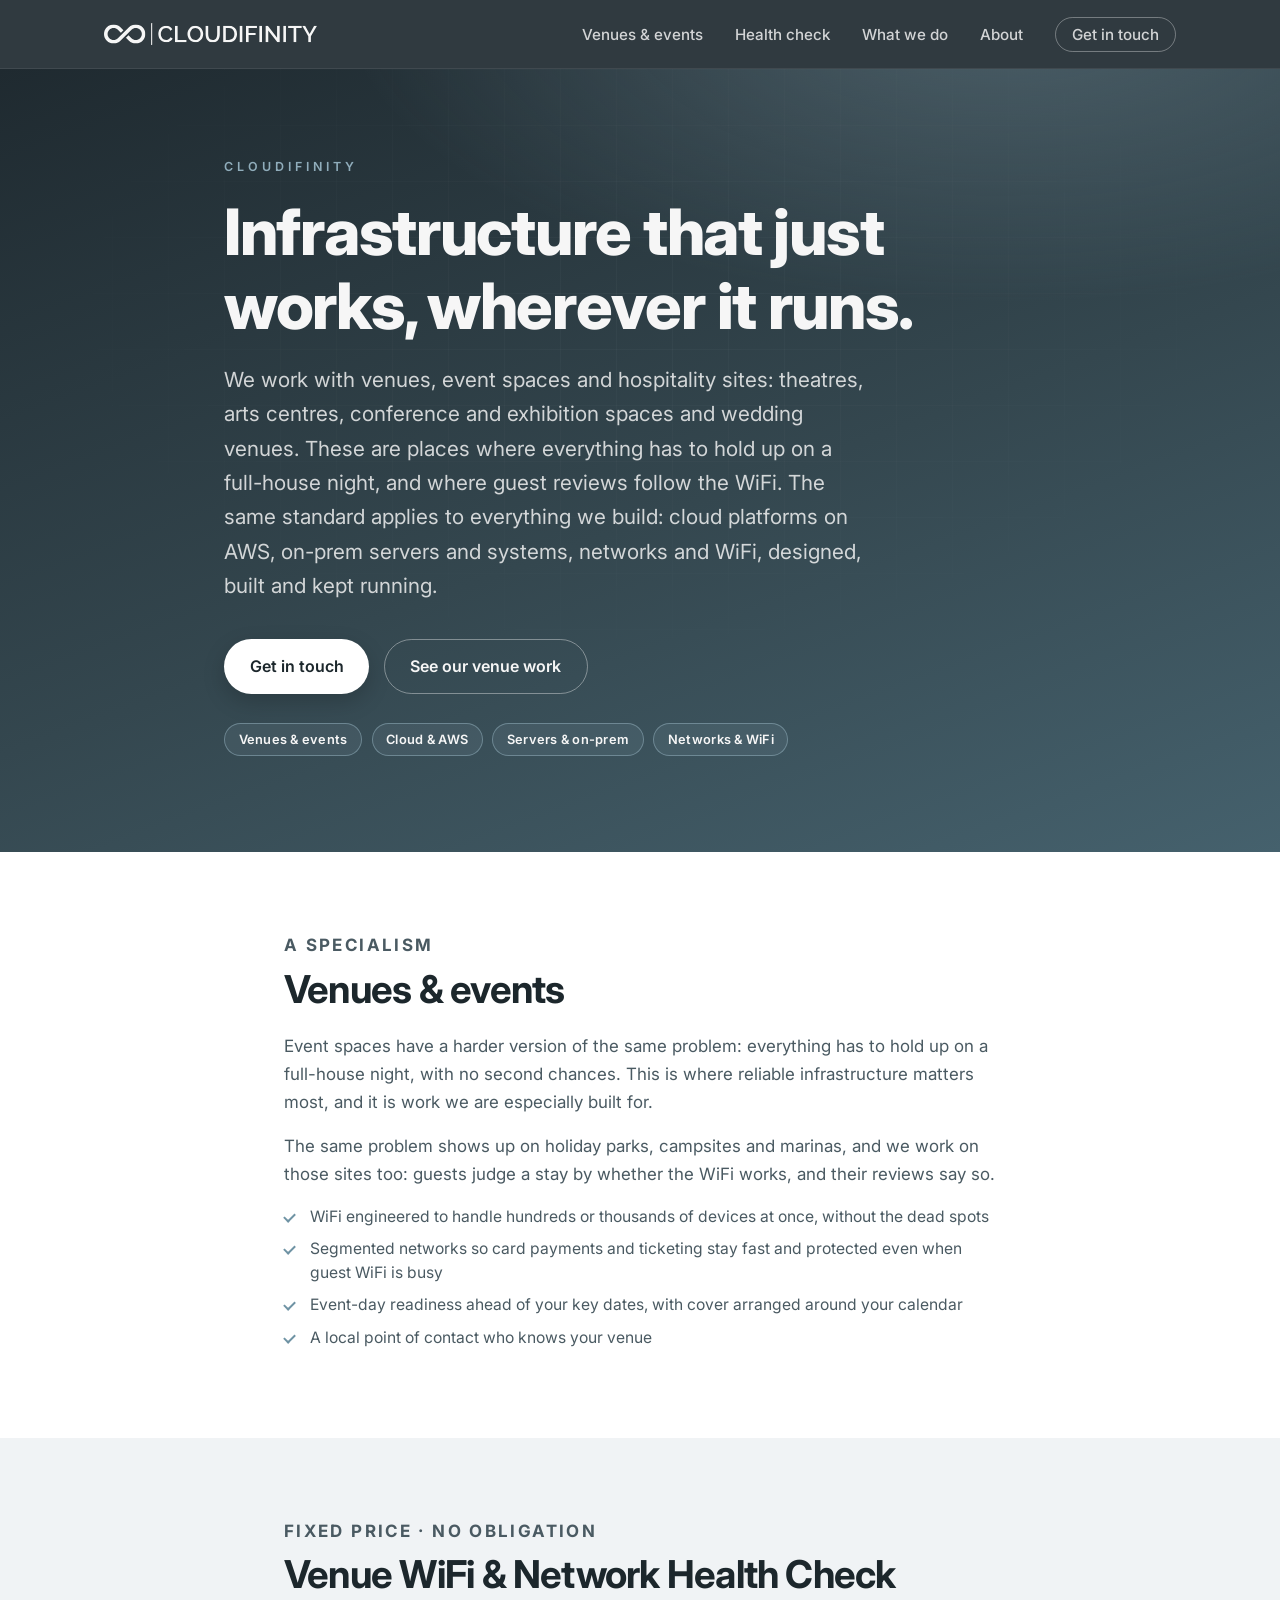
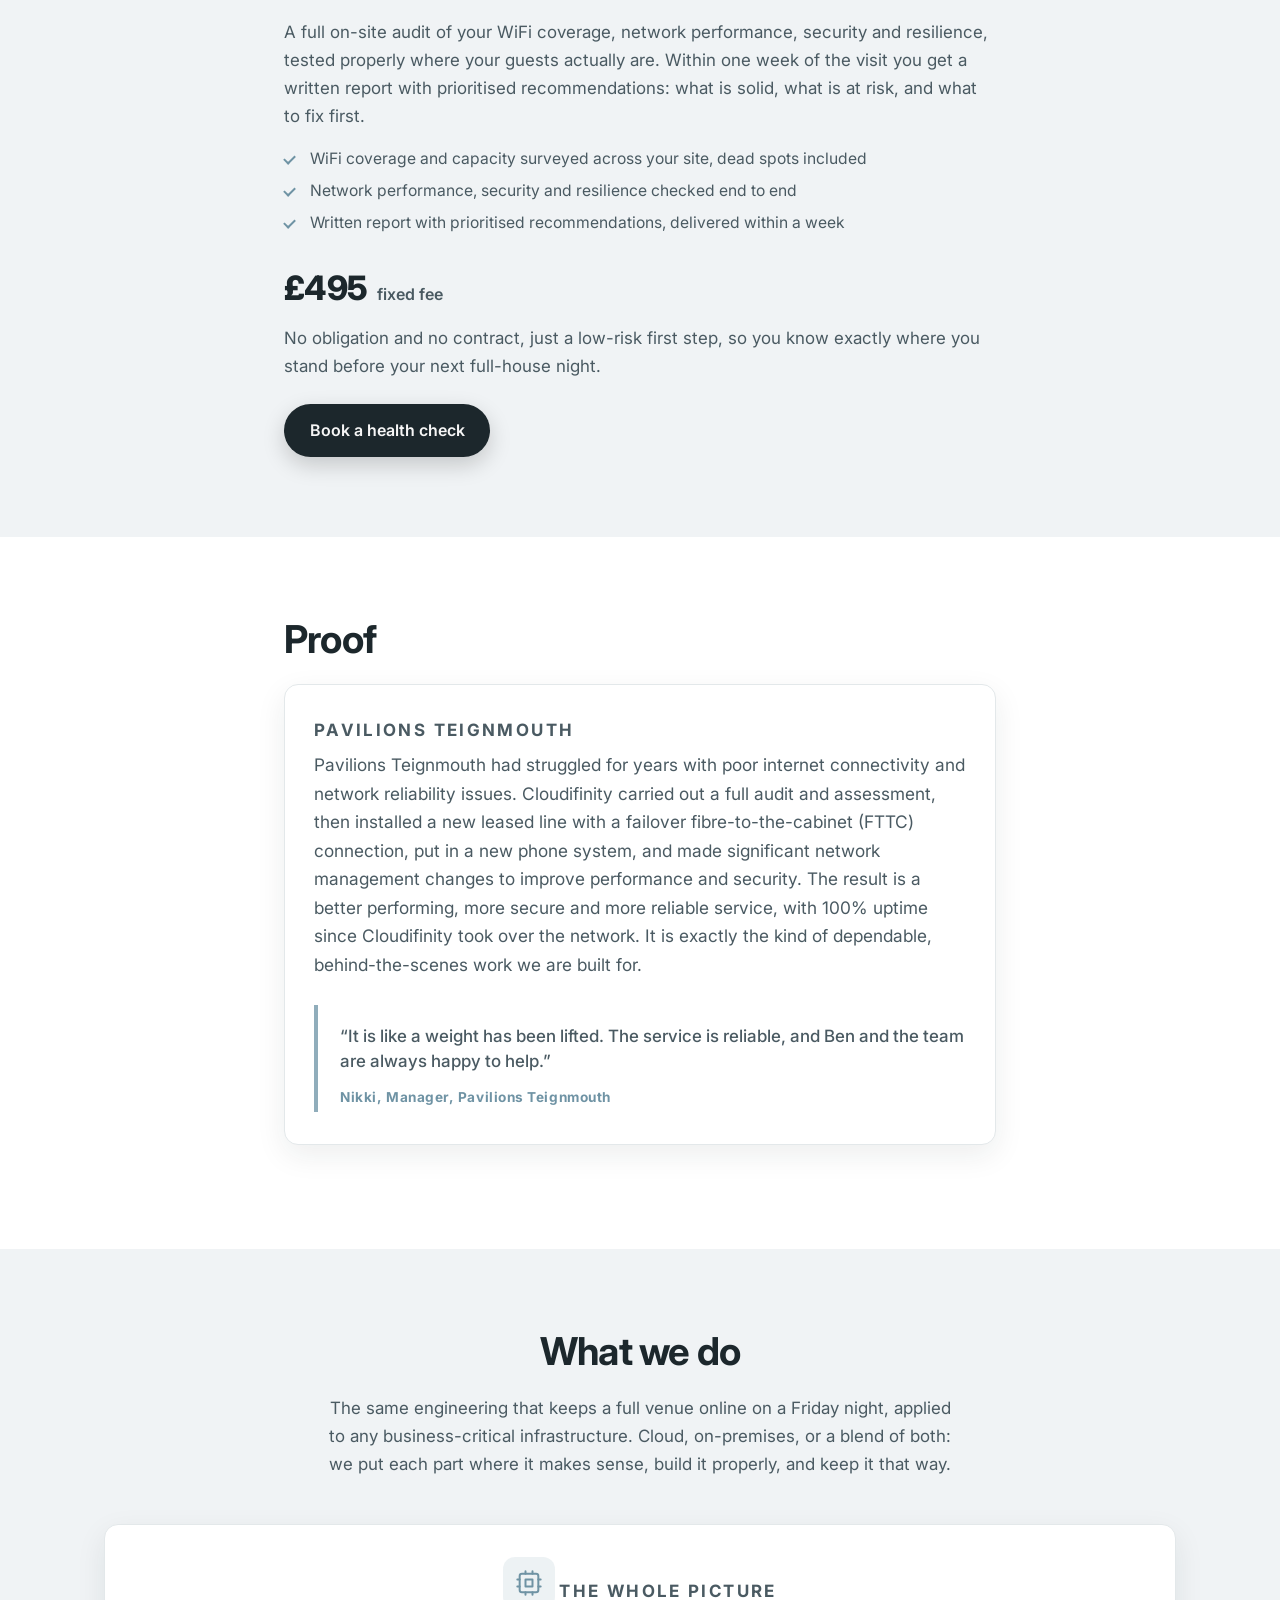
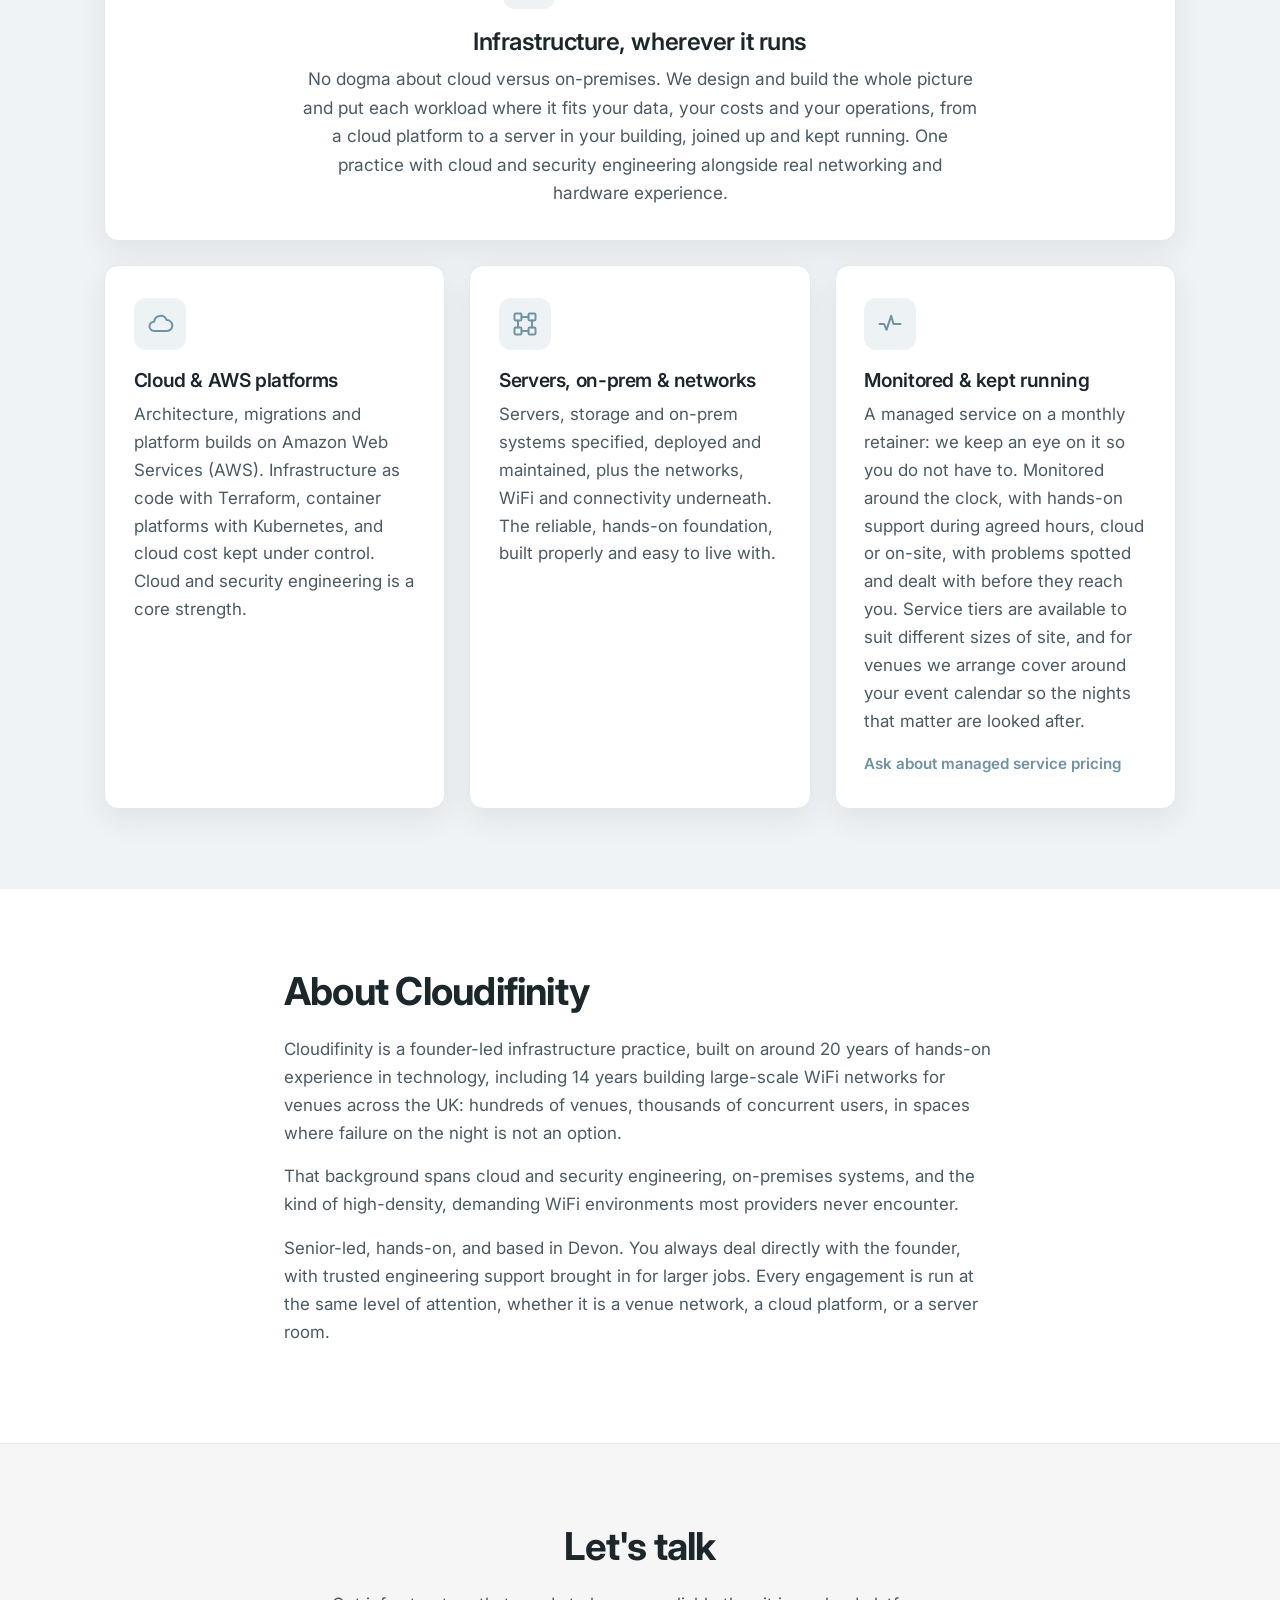
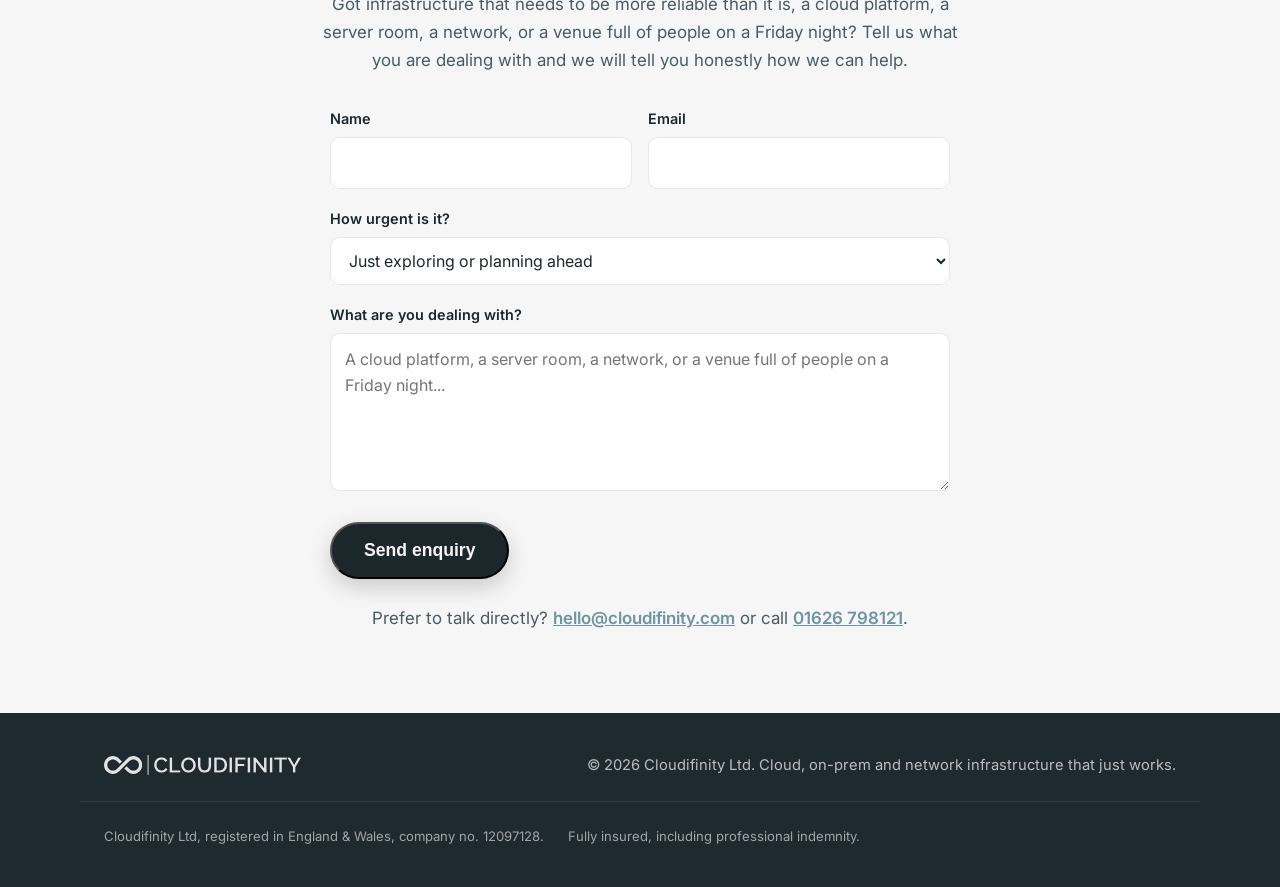
<file: index.html>
<!DOCTYPE html>
<html lang="en">
<head>
  <meta charset="UTF-8">
  <meta name="viewport" content="width=device-width, initial-scale=1.0">
  <title>Cloudifinity | Infrastructure that just works</title>
  <meta name="description" content="Cloudifinity specialises in infrastructure for venues and event spaces. WiFi and networks that hold up on a full-house night. Fixed-price venue health check, £495. Cloud, AWS, on-prem and networks for any business. South West England.">

  <link rel="icon" type="image/svg+xml" href="favicon.svg">
  <link rel="canonical" href="https://cloudifinity.com/">

  <!-- Open Graph -->
  <meta property="og:type" content="website">
  <meta property="og:title" content="Cloudifinity | Infrastructure that just works">
  <meta property="og:description" content="Cloudifinity specialises in infrastructure for venues and event spaces. WiFi and networks that hold up on a full-house night. Fixed-price venue health check, £495. Cloud, AWS, on-prem and networks for any business. South West England.">
  <meta property="og:url" content="https://cloudifinity.com/">
  <meta property="og:image" content="https://cloudifinity.com/assets/og-image.png">
  <meta name="twitter:card" content="summary_large_image">
  <meta name="twitter:description" content="Cloudifinity specialises in infrastructure for venues and event spaces. WiFi and networks that hold up on a full-house night. Fixed-price venue health check, £495. Cloud, AWS, on-prem and networks for any business. South West England.">

  <!-- Fonts -->
  <link rel="preconnect" href="https://fonts.googleapis.com">
  <link rel="preconnect" href="https://fonts.gstatic.com" crossorigin>
  <link href="https://fonts.googleapis.com/css2?family=Inter:wght@400;500;600;700;800&display=swap" rel="stylesheet">

  <link rel="stylesheet" href="styles.css">

  <!-- Structured data: helps search engines understand the business, its
       location, services and the Pavilions Teignmouth reference. -->
  <script type="application/ld+json">
  {
    "@context": "https://schema.org",
    "@type": "ProfessionalService",
    "@id": "https://cloudifinity.com/#business",
    "name": "Cloudifinity Ltd",
    "alternateName": "Cloudifinity",
    "url": "https://cloudifinity.com/",
    "logo": "https://cloudifinity.com/assets/logo.svg",
    "image": "https://cloudifinity.com/assets/og-image.png",
    "description": "Independent, founder-led infrastructure practice specialising in venues and event spaces. The same engineering applied to any business-critical environment: cloud, AWS, on-premises, networks and WiFi.",
    "email": "hello@cloudifinity.com",
    "telephone": "+44 1626 798121",
    "address": {
      "@type": "PostalAddress",
      "addressRegion": "Devon",
      "addressCountry": "GB"
    },
    "areaServed": {
      "@type": "Place",
      "name": "South West England"
    },
    "knowsAbout": [
      "Venue and event infrastructure",
      "Amazon Web Services (AWS)",
      "Cloud infrastructure",
      "On-premises servers and systems",
      "Networks and WiFi",
      "Infrastructure monitoring"
    ],
    "hasOfferCatalog": {
      "@type": "OfferCatalog",
      "name": "Infrastructure services",
      "itemListElement": [
        { "@type": "Offer", "itemOffered": { "@type": "Service", "name": "Venue & event infrastructure" } },
        { "@type": "Offer", "price": "495", "priceCurrency": "GBP", "itemOffered": { "@type": "Service", "name": "Venue WiFi & Network Health Check" } },
        { "@type": "Offer", "itemOffered": { "@type": "Service", "name": "Cloud & AWS platforms" } },
        { "@type": "Offer", "itemOffered": { "@type": "Service", "name": "Servers, on-prem & networks" } },
        { "@type": "Offer", "itemOffered": { "@type": "Service", "name": "Monitoring & managed support" } }
      ]
    },
    "review": {
      "@type": "Review",
      "reviewBody": "It is like a weight has been lifted. The service is reliable, and Ben and the team are always happy to help.",
      "author": { "@type": "Person", "name": "Nikki" },
      "publisher": { "@type": "Organization", "name": "Pavilions Teignmouth" }
    }
  }
  </script>
</head>
<body>

  <header class="site-header" id="top">
    <nav class="nav container" aria-label="Primary">
      <a class="nav__brand" href="#top" aria-label="Cloudifinity home">
        <img src="assets/logo.svg" alt="Cloudifinity" class="nav__logo">
      </a>
      <button class="nav__toggle" aria-expanded="false" aria-controls="nav-menu" aria-label="Toggle menu">
        <span></span><span></span><span></span>
      </button>
      <ul class="nav__menu" id="nav-menu">
        <li><a href="#venues">Venues &amp; events</a></li>
        <li><a href="#healthcheck">Health check</a></li>
        <li><a href="#services">What we do</a></li>
        <li><a href="#about">About</a></li>
        <li><a href="#contact" class="nav__cta">Get in touch</a></li>
      </ul>
    </nav>
  </header>

  <main>

    <!-- Hero -->
    <section class="hero">
      <div class="hero__inner container">
        <p class="hero__eyebrow">Cloudifinity</p>
        <h1 class="hero__title">Infrastructure that just works, wherever it runs.</h1>
        <p class="hero__subtitle">
          We work with venues, event spaces and hospitality sites: theatres,
          arts centres, conference and exhibition spaces and wedding venues.
          These are places where everything has to hold up on a full-house
          night, and where guest reviews follow the WiFi. The same standard
          applies to everything we build: cloud platforms on AWS, on-prem
          servers and systems, networks and WiFi, designed, built and kept
          running.
        </p>
        <!-- TODO: BOOKING_URL: replace the primary CTA href with a booking link if you want one. Falls back to mailto for now. -->
        <div class="hero__actions">
          <a class="btn btn--primary" href="mailto:hello@cloudifinity.com?subject=Infrastructure%20enquiry">Get in touch</a>
          <a class="btn btn--ghost" href="#venues">See our venue work</a>
        </div>
        <ul class="hero__chips" aria-label="What we do">
          <li class="chip">Venues &amp; events</li>
          <li class="chip">Cloud &amp; AWS</li>
          <li class="chip">Servers &amp; on-prem</li>
          <li class="chip">Networks &amp; WiFi</li>
        </ul>
      </div>
    </section>

    <!-- Venues & events: a specialism -->
    <section class="section" id="venues">
      <div class="container section__narrow">
        <p class="card__tag">A specialism</p>
        <h2 class="section__title">Venues &amp; events</h2>
        <p>
          Event spaces have a harder version of the same problem: everything has
          to hold up on a full-house night, with no second chances. This is
          where reliable infrastructure matters most, and it is work we are
          especially built for.
        </p>
        <p>
          The same problem shows up on holiday parks, campsites and marinas,
          and we work on those sites too: guests judge a stay by whether the
          WiFi works, and their reviews say so.
        </p>
        <ul class="tier__list">
          <li>WiFi engineered to handle hundreds or thousands of devices at once, without the dead spots</li>
          <li>Segmented networks so card payments and ticketing stay fast and protected even when guest WiFi is busy</li>
          <li>Event-day readiness ahead of your key dates, with cover arranged around your calendar</li>
          <li>A local point of contact who knows your venue</li>
        </ul>
      </div>
    </section>

    <!-- Health check: fixed-price entry offer -->
    <section class="section section--tint" id="healthcheck">
      <div class="container section__narrow">
        <p class="card__tag">Fixed price &middot; No obligation</p>
        <h2 class="section__title">Venue WiFi &amp; Network Health Check</h2>
        <p>
          A full on-site audit of your WiFi coverage, network performance,
          security and resilience, tested properly where your guests actually
          are. Within one week of the visit you get a written report with
          prioritised recommendations: what is solid, what is at risk, and what
          to fix first.
        </p>
        <ul class="tier__list">
          <li>WiFi coverage and capacity surveyed across your site, dead spots included</li>
          <li>Network performance, security and resilience checked end to end</li>
          <li>Written report with prioritised recommendations, delivered within a week</li>
        </ul>
        <p class="healthcheck__price">&pound;495 <span>fixed fee</span></p>
        <p>
          No obligation and no contract, just a low-risk first step, so you
          know exactly where you stand before your next full-house night.
        </p>
        <a class="btn btn--primary" href="#contact" data-prefill="healthcheck">Book a health check</a>
      </div>
    </section>

    <!-- Proof -->
    <section class="section" id="proof">
      <div class="container section__narrow">
        <h2 class="section__title">Proof</h2>
        <article class="card card--feature">
          <p class="card__tag">Pavilions Teignmouth</p>
          <p class="card__body">
            Pavilions Teignmouth had struggled for years with poor internet
            connectivity and network reliability issues. Cloudifinity carried out
            a full audit and assessment, then installed a new leased line with a
            failover fibre-to-the-cabinet (FTTC) connection, put in a new phone
            system, and made significant network management changes to improve
            performance and security. The result is a better performing, more
            secure and more reliable service, with 100% uptime since
            Cloudifinity took over the network. It is exactly the kind of
            dependable, behind-the-scenes work we are built for.
          </p>
          <blockquote class="quote">
            <p class="quote__text">
              &ldquo;It is like a weight has been lifted. The service is reliable,
              and Ben and the team are always happy to help.&rdquo;
            </p>
            <footer class="quote__cite">Nikki, Manager, Pavilions Teignmouth</footer>
          </blockquote>
        </article>
      </div>
    </section>

    <!-- What we do -->
    <section class="section section--tint" id="services">
      <div class="container">
        <h2 class="section__title section__title--center">What we do</h2>
        <p class="section__lead">
          The same engineering that keeps a full venue online on a Friday night,
          applied to any business-critical infrastructure. Cloud, on-premises, or
          a blend of both: we put each part where it makes sense, build it
          properly, and keep it that way.
        </p>

        <article class="card card--feature">
          <div class="card__icon" aria-hidden="true">
            <svg viewBox="0 0 24 24" fill="none" stroke="currentColor" stroke-width="1.7" stroke-linecap="round" stroke-linejoin="round"><rect x="4" y="4" width="16" height="16" rx="2"/><path d="M9 9h6v6H9z"/><path d="M9 2v2M15 2v2M9 20v2M15 20v2M2 9h2M2 15h2M20 9h2M20 15h2"/></svg>
          </div>
          <p class="card__tag">The whole picture</p>
          <h3 class="card__title">Infrastructure, wherever it runs</h3>
          <p class="card__body">
            No dogma about cloud versus on-premises. We design and build the whole
            picture and put each workload where it fits your data, your costs and
            your operations, from a cloud platform to a server in your building,
            joined up and kept running. One practice with cloud and security
            engineering alongside real networking and hardware experience.
          </p>
        </article>

        <div class="cards cards--three">
          <article class="card">
            <div class="card__icon" aria-hidden="true">
              <svg viewBox="0 0 24 24" fill="none" stroke="currentColor" stroke-width="1.7" stroke-linecap="round" stroke-linejoin="round"><path d="M7 18a4 4 0 0 1 0-8 5.5 5.5 0 0 1 10.6-1.5A3.75 3.75 0 0 1 18 18H7Z"/></svg>
            </div>
            <h3 class="card__title">Cloud &amp; AWS platforms</h3>
            <p class="card__body">
              Architecture, migrations and platform builds on Amazon Web Services
              (AWS). Infrastructure as code with Terraform, container platforms
              with Kubernetes, and cloud cost kept under control. Cloud and
              security engineering is a core strength.
            </p>
          </article>

          <article class="card">
            <div class="card__icon" aria-hidden="true">
              <svg viewBox="0 0 24 24" fill="none" stroke="currentColor" stroke-width="1.7" stroke-linecap="round" stroke-linejoin="round"><rect x="3" y="3" width="6" height="6" rx="1"/><rect x="15" y="15" width="6" height="6" rx="1"/><rect x="15" y="3" width="6" height="6" rx="1"/><rect x="3" y="15" width="6" height="6" rx="1"/><path d="M9 6h6M6 9v6M18 9v6M9 18h6"/></svg>
            </div>
            <h3 class="card__title">Servers, on-prem &amp; networks</h3>
            <p class="card__body">
              Servers, storage and on-prem systems specified, deployed and
              maintained, plus the networks, WiFi and connectivity
              underneath. The reliable, hands-on foundation, built properly and
              easy to live with.
            </p>
          </article>

          <article class="card">
            <div class="card__icon" aria-hidden="true">
              <svg viewBox="0 0 24 24" fill="none" stroke="currentColor" stroke-width="1.7" stroke-linecap="round" stroke-linejoin="round"><path d="M3 12h4l2 5 4-12 2 7h6"/></svg>
            </div>
            <h3 class="card__title">Monitored &amp; kept running</h3>
            <p class="card__body">
              A managed service on a monthly retainer: we keep an eye on it so
              you do not have to. Monitored around the clock, with hands-on
              support during agreed hours, cloud or on-site, with problems
              spotted and dealt with before they reach you. Service tiers are
              available to suit different sizes of site, and for venues we
              arrange cover around your event calendar so the nights that
              matter are looked after.
            </p>
            <a class="card__link" href="#contact">Ask about managed service pricing</a>
          </article>
        </div>
      </div>
    </section>

    <!-- About -->
    <section class="section" id="about">
      <div class="container section__narrow">
        <h2 class="section__title">About Cloudifinity</h2>
        <p>
          Cloudifinity is a founder-led infrastructure practice, built on around
          20 years of hands-on experience in technology, including 14 years
          building large-scale WiFi networks for venues across the UK: hundreds
          of venues, thousands of concurrent users, in spaces where failure on
          the night is not an option.
        </p>
        <p>
          That background spans cloud and security engineering, on-premises
          systems, and the kind of high-density, demanding WiFi environments most
          providers never encounter.
        </p>
        <p>
          Senior-led, hands-on, and based in Devon. You always deal directly
          with the founder, with trusted engineering support brought in for
          larger jobs. Every engagement is run at the same level of attention,
          whether it is a venue network, a cloud platform, or a server room.
        </p>
      </div>
    </section>

    <!-- Contact -->
    <section class="section section--contact" id="contact">
      <div class="container section__narrow section__narrow--center">
        <h2 class="section__title section__title--center">Let's talk</h2>
        <p class="section__lead">
          Got infrastructure that needs to be more reliable than it is, a cloud
          platform, a server room, a network, or a venue full of people on a
          Friday night? Tell us what you are dealing with and we will tell you
          honestly how we can help.
        </p>
        <!-- Web3Forms access key (public by design; it only permits submissions,
             the domain lock in the Web3Forms dashboard prevents abuse). -->
        <form class="contact-form" action="https://api.web3forms.com/submit" method="POST">
          <input type="hidden" name="access_key" value="3d0f3ae3-8af6-45b0-99b5-92fe1067adc7">
          <input type="hidden" name="subject" value="New enquiry from cloudifinity.com">
          <input type="hidden" name="from_name" value="Cloudifinity website">
          <!-- Honeypot: bots fill this, humans never see it -->
          <input type="checkbox" name="botcheck" tabindex="-1" autocomplete="off" style="display:none" aria-hidden="true">

          <div class="form__row">
            <div class="form__field">
              <label for="name">Name</label>
              <input type="text" id="name" name="name" required autocomplete="name">
            </div>
            <div class="form__field">
              <label for="email">Email</label>
              <input type="email" id="email" name="email" required autocomplete="email">
            </div>
          </div>

          <div class="form__field">
            <label for="urgency">How urgent is it?</label>
            <select id="urgency" name="urgency">
              <option>Just exploring or planning ahead</option>
              <option>Something to sort out soon</option>
              <option>Live problem, need help now</option>
            </select>
          </div>

          <div class="form__field">
            <label for="message">What are you dealing with?</label>
            <textarea id="message" name="message" rows="5" required placeholder="A cloud platform, a server room, a network, or a venue full of people on a Friday night..."></textarea>
          </div>

          <button type="submit" class="btn btn--primary btn--lg">Send enquiry</button>
          <p class="form__status" role="status" aria-live="polite"></p>
        </form>

        <!-- Shown in place of the form once a message sends successfully -->
        <div class="form-success" hidden>
          <div class="form-success__icon" aria-hidden="true">
            <svg viewBox="0 0 24 24" fill="none" stroke="currentColor" stroke-width="2" stroke-linecap="round" stroke-linejoin="round"><path d="M20 6 9 17l-5-5"/></svg>
          </div>
          <h3 class="form-success__title">Thanks, message received.</h3>
          <p class="form-success__text">
            Your enquiry is with us and we will get back to you shortly.
            If it cannot wait, call <a href="tel:+441626798121">01626 798121</a>.
          </p>
        </div>

        <p class="contact-alt">
          Prefer to talk directly?
          <a href="mailto:hello@cloudifinity.com">hello@cloudifinity.com</a>
          or call <a href="tel:+441626798121">01626 798121</a>.
        </p>
      </div>
    </section>

  </main>

  <footer class="footer">
    <div class="container footer__inner">
      <img src="assets/logo.svg" alt="Cloudifinity" class="footer__logo">
      <p class="footer__meta">
        &copy; <span id="year">2026</span> Cloudifinity Ltd. Cloud, on-prem and
        network infrastructure that just works.
      </p>
    </div>
    <div class="container footer__trust">
      <span>Cloudifinity Ltd, registered in England &amp; Wales, company no. 12097128.</span>
      <!-- TODO: INSURANCE_WORDING: confirm professional indemnity wording / cover amount. -->
      <span>Fully insured, including professional indemnity.</span>
      <!-- TODO: add a Cyber Essentials line here once the certification is held, e.g. "Cyber Essentials certified." -->
    </div>
  </footer>

  <script>
    // Footer year
    document.getElementById('year').textContent = new Date().getFullYear();

    // Mobile nav toggle
    var toggle = document.querySelector('.nav__toggle');
    var menu = document.getElementById('nav-menu');
    toggle.addEventListener('click', function () {
      var open = menu.classList.toggle('is-open');
      toggle.setAttribute('aria-expanded', String(open));
    });
    // Close menu when a link is tapped (mobile)
    menu.addEventListener('click', function (e) {
      if (e.target.tagName === 'A') {
        menu.classList.remove('is-open');
        toggle.setAttribute('aria-expanded', 'false');
      }
    });

    // Contact form: submit to Web3Forms via fetch so we can show an inline
    // success message. Without JS the form still posts natively and works.
    var form = document.querySelector('.contact-form');
    if (form) {
      // Health check CTA: pre-fill the contact form so the enquiry arrives
      // tagged as a booking. Without JS the button still jumps to the form.
      var prefillLinks = document.querySelectorAll('[data-prefill="healthcheck"]');
      Array.prototype.forEach.call(prefillLinks, function (link) {
        link.addEventListener('click', function () {
          form.querySelector('input[name="subject"]').value = 'Health check booking';
          var message = form.querySelector('#message');
          if (message && !message.value) {
            message.value = 'I would like to book a Venue WiFi & Network Health Check.';
          }
        });
      });

      // Note: do not name this "status". A global "var status" aliases the
      // special window.status property, which coerces to a string and silently
      // discards the element, so no messages would ever show.
      var statusEl = form.querySelector('.form__status');
      var showError = function (msg) {
        statusEl.className = 'form__status is-error';
        statusEl.textContent = msg || 'Something went wrong. Please email hello@cloudifinity.com.';
      };
      form.addEventListener('submit', function (e) {
        e.preventDefault();
        var submitBtn = form.querySelector('button[type="submit"]');
        submitBtn.disabled = true;
        statusEl.className = 'form__status is-sending';
        statusEl.textContent = 'Sending...';
        fetch('https://api.web3forms.com/submit', {
          method: 'POST',
          headers: { 'Accept': 'application/json' },
          body: new FormData(form)
        })
          .then(function (res) {
            return res.json().then(function (json) { return { ok: res.ok, json: json }; });
          })
          .then(function (r) {
            if (r.ok && r.json && r.json.success) {
              form.reset();
              // Swap the form out for a clear confirmation panel
              form.hidden = true;
              statusEl.textContent = '';
              var success = document.querySelector('.form-success');
              success.hidden = false;
              success.scrollIntoView({ behavior: 'smooth', block: 'center' });
            } else {
              showError(r.json && r.json.message);
            }
          })
          .catch(function () { showError(); })
          .then(function () { submitBtn.disabled = false; });
      });
    }
  </script>

</body>
</html>
</file>
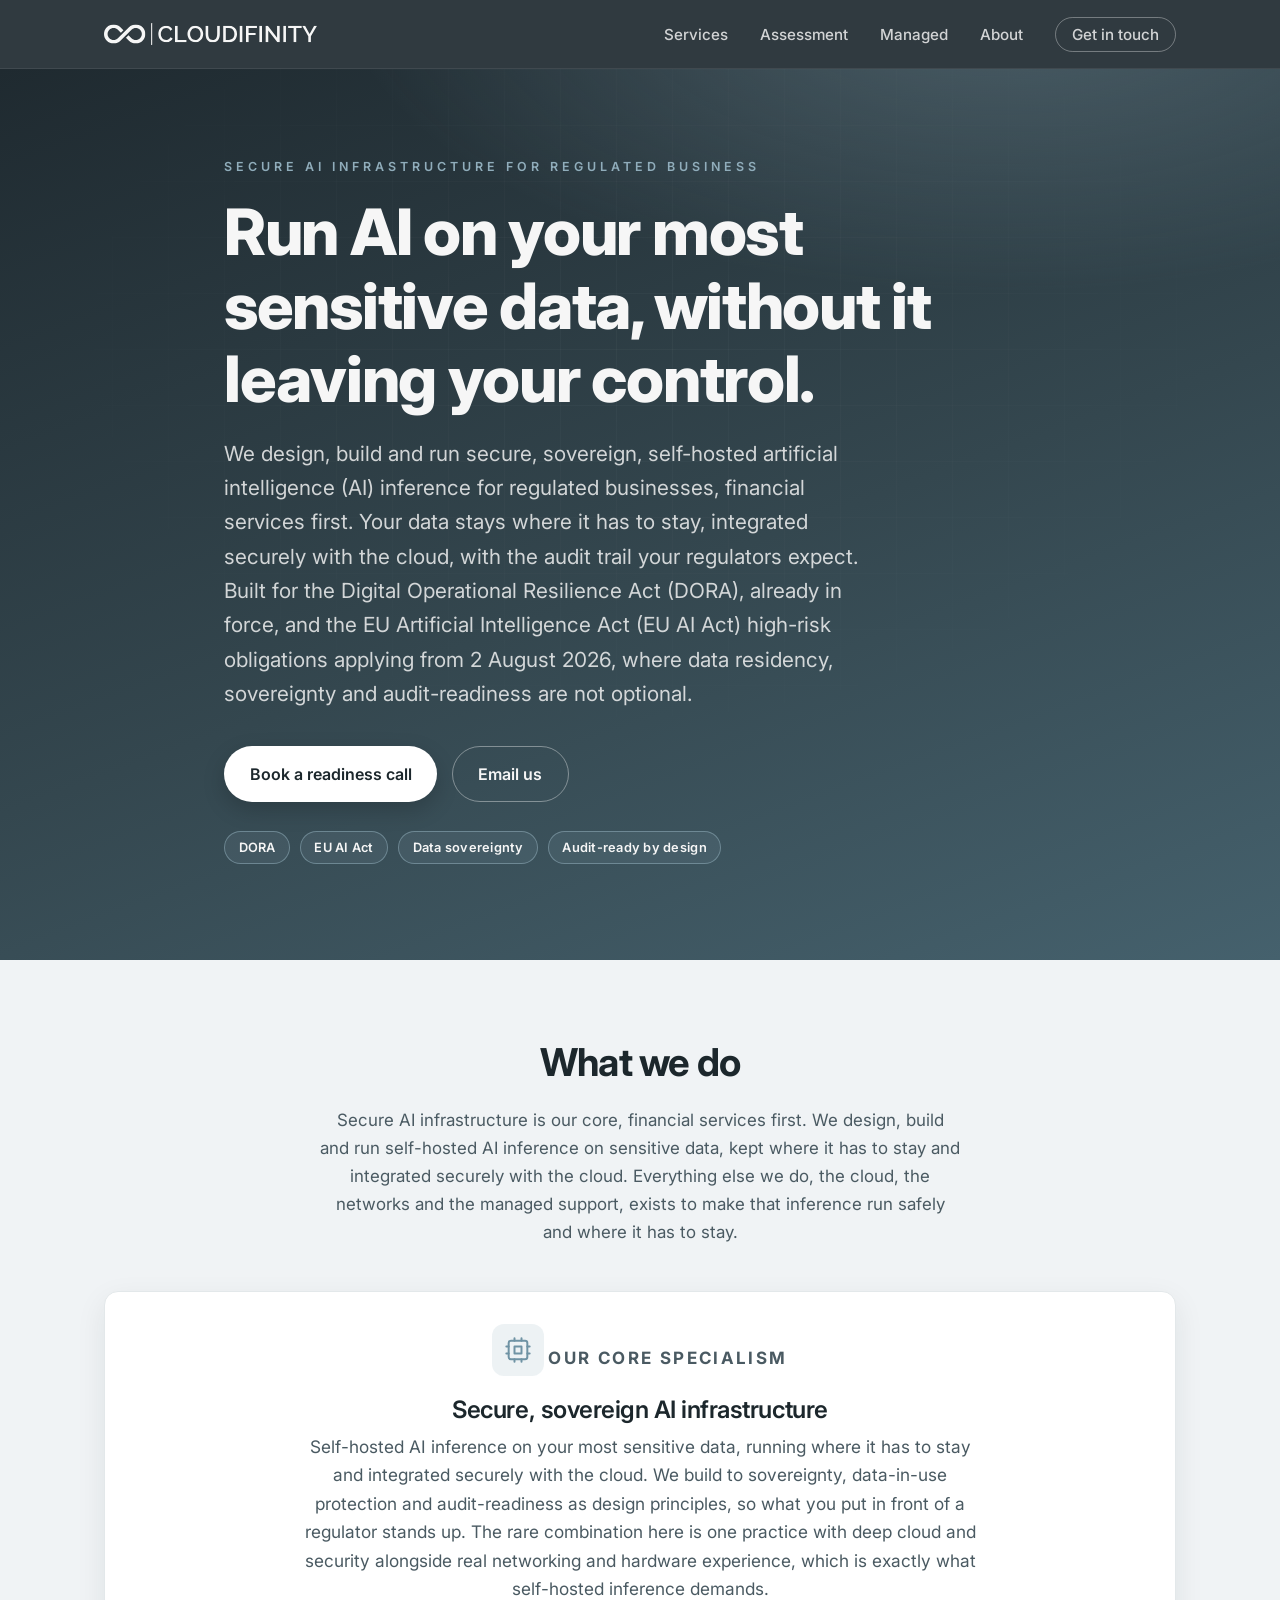
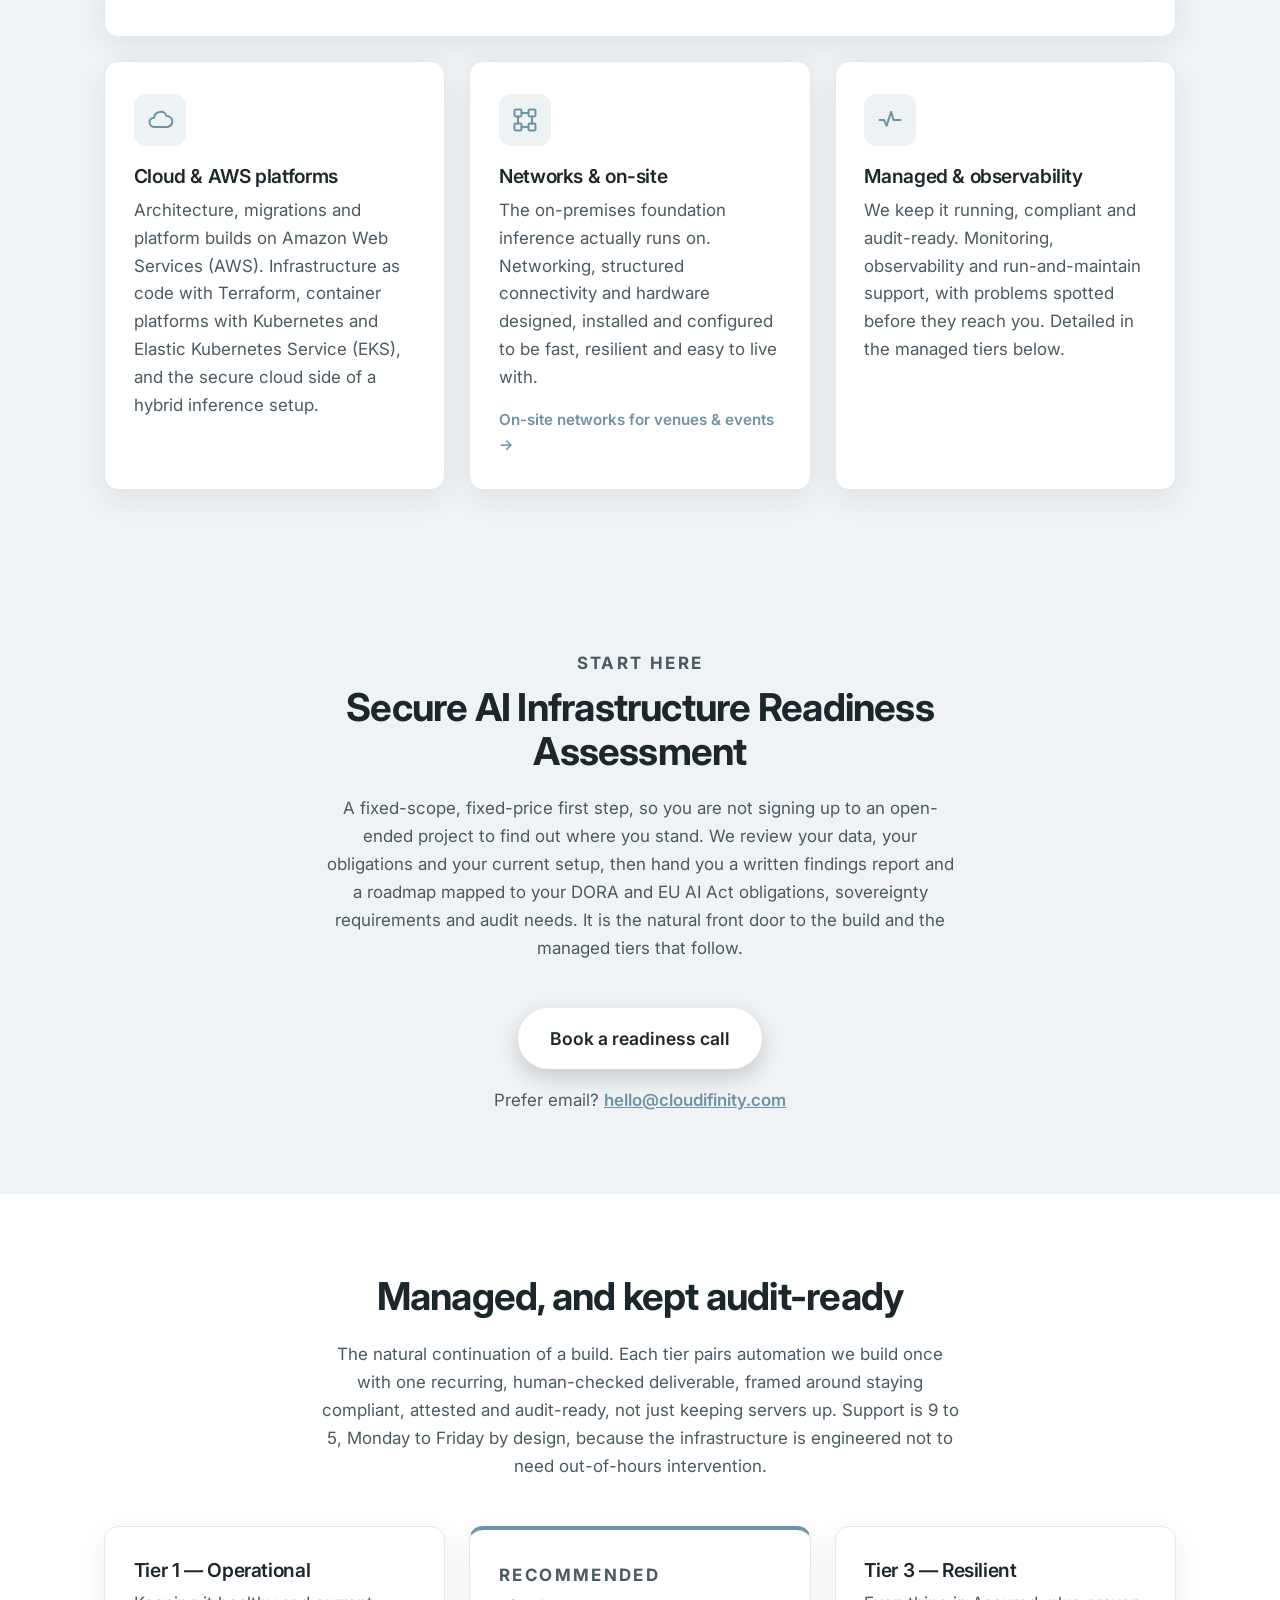
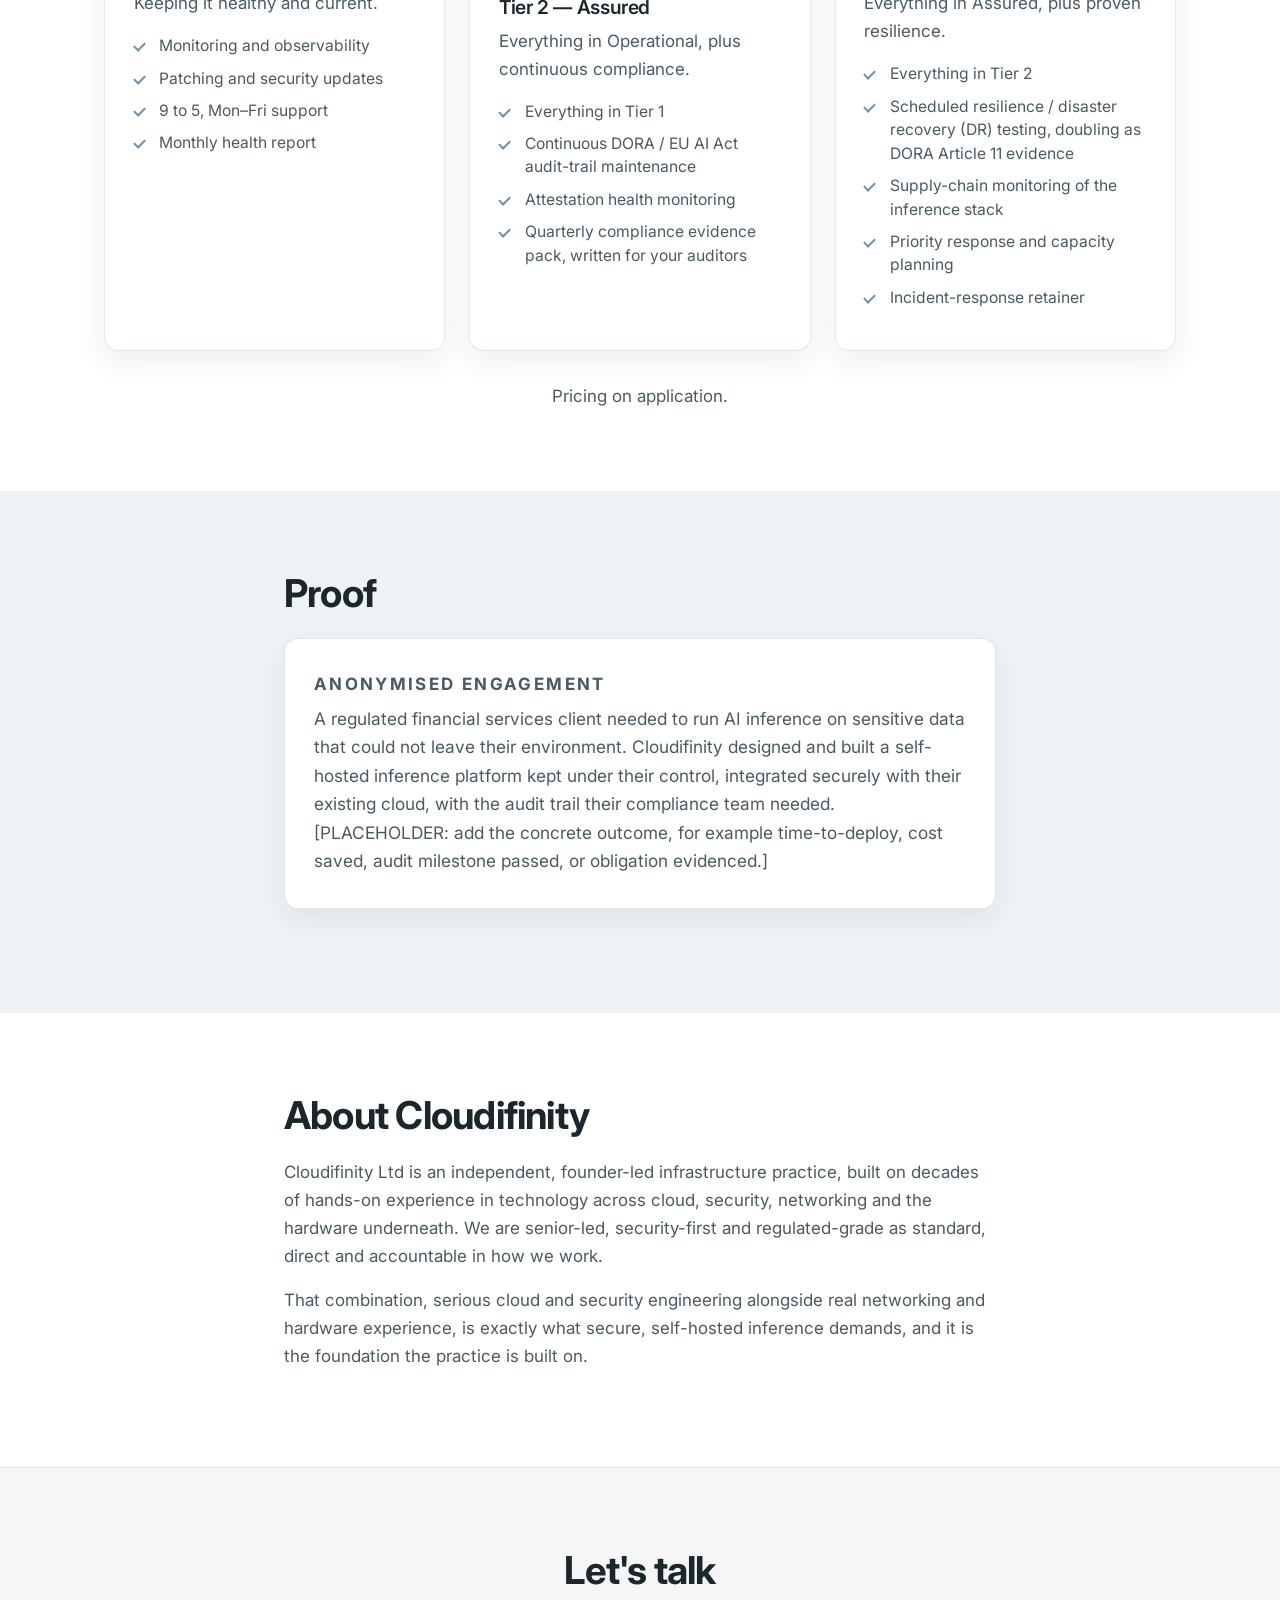
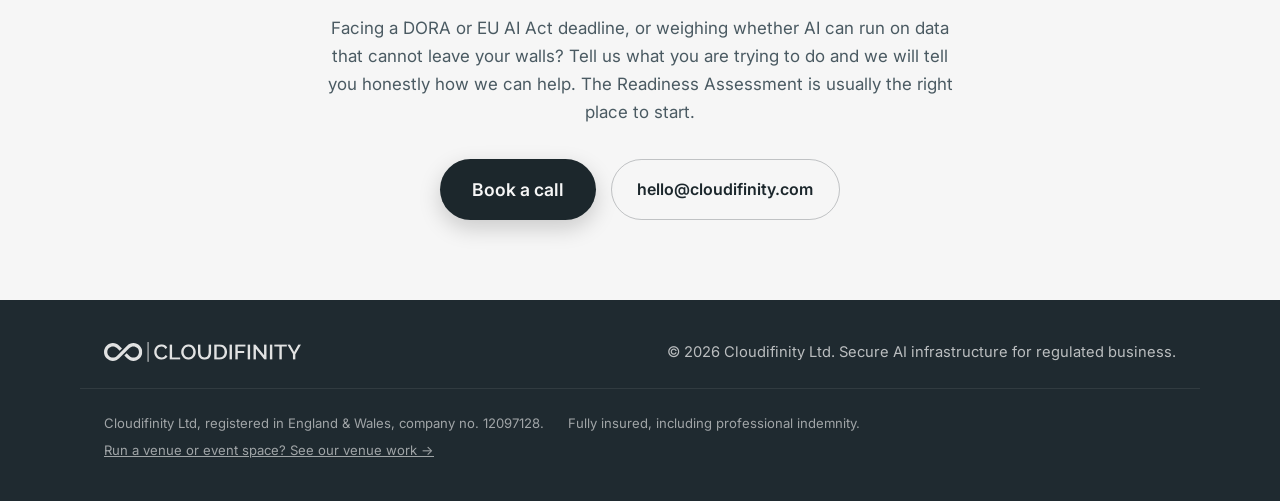
<file: ai-regulated/index.html>
<!DOCTYPE html>
<html lang="en">
<head>
  <meta charset="UTF-8">
  <meta name="viewport" content="width=device-width, initial-scale=1.0">
  <title>Cloudifinity | Secure, sovereign AI infrastructure for regulated business</title>
  <meta name="description" content="Cloudifinity designs, builds and runs secure, sovereign, self-hosted AI inference for regulated business, financial services first. Built for DORA and EU AI Act obligations, data sovereignty and audit-readiness.">

  <link rel="icon" type="image/svg+xml" href="../favicon.svg">
  <link rel="canonical" href="https://cloudifinity.com/ai-regulated/">

  <!-- Open Graph -->
  <meta property="og:type" content="website">
  <meta property="og:title" content="Cloudifinity | Secure, sovereign AI infrastructure for regulated business">
  <meta property="og:description" content="Self-hosted AI inference on sensitive data, kept where it has to stay and integrated securely with cloud. Built for DORA, the EU AI Act, data sovereignty and audit-readiness.">
  <meta property="og:url" content="https://cloudifinity.com/ai-regulated/">
  <meta property="og:image" content="https://cloudifinity.com/assets/og-image.png">
  <meta name="twitter:card" content="summary_large_image">
  <meta name="twitter:description" content="Self-hosted AI inference on sensitive data, kept where it has to stay and integrated securely with cloud. Built for DORA, the EU AI Act, data sovereignty and audit-readiness.">

  <!-- Fonts -->
  <link rel="preconnect" href="https://fonts.googleapis.com">
  <link rel="preconnect" href="https://fonts.gstatic.com" crossorigin>
  <link href="https://fonts.googleapis.com/css2?family=Inter:wght@400;500;600;700;800&display=swap" rel="stylesheet">

  <link rel="stylesheet" href="../styles.css">
</head>
<body>

  <header class="site-header" id="top">
    <nav class="nav container" aria-label="Primary">
      <a class="nav__brand" href="../" aria-label="Cloudifinity home">
        <img src="../assets/logo.svg" alt="Cloudifinity" class="nav__logo">
      </a>
      <button class="nav__toggle" aria-expanded="false" aria-controls="nav-menu" aria-label="Toggle menu">
        <span></span><span></span><span></span>
      </button>
      <ul class="nav__menu" id="nav-menu">
        <li><a href="#services">Services</a></li>
        <li><a href="#assessment">Assessment</a></li>
        <li><a href="#managed">Managed</a></li>
        <li><a href="#about">About</a></li>
        <li><a href="#contact" class="nav__cta">Get in touch</a></li>
      </ul>
    </nav>
  </header>

  <main>

    <!-- Hero -->
    <section class="hero">
      <div class="hero__inner container">
        <p class="hero__eyebrow">Secure AI infrastructure for regulated business</p>
        <h1 class="hero__title">Run AI on your most sensitive data, without it leaving your control.</h1>
        <p class="hero__subtitle">
          We design, build and run secure, sovereign, self-hosted artificial
          intelligence (AI) inference for regulated businesses, financial
          services first. Your data stays where it has to stay, integrated
          securely with the cloud, with the audit trail your regulators expect.
          Built for the Digital Operational Resilience Act (DORA), already in
          force, and the EU Artificial Intelligence Act (EU AI Act) high-risk
          obligations applying from 2 August 2026, where data residency,
          sovereignty and audit-readiness are not optional.
        </p>
        <!-- TODO: BOOKING_URL — replace href on the primary CTA with the Cal.com/Calendly link. Until then it points to the Readiness Assessment section below. -->
        <div class="hero__actions">
          <a class="btn btn--primary" href="#assessment">Book a readiness call</a>
          <a class="btn btn--ghost" href="mailto:hello@cloudifinity.com">Email us</a>
        </div>
        <ul class="hero__chips" aria-label="Built for">
          <li class="chip">DORA</li>
          <li class="chip">EU AI Act</li>
          <li class="chip">Data sovereignty</li>
          <li class="chip">Audit-ready by design</li>
        </ul>
      </div>
    </section>

    <!-- Services -->
    <section class="section section--tint" id="services">
      <div class="container">
        <h2 class="section__title section__title--center">What we do</h2>
        <p class="section__lead">
          Secure AI infrastructure is our core, financial services first. We
          design, build and run self-hosted AI inference on sensitive data, kept
          where it has to stay and integrated securely with the cloud. Everything
          else we do, the cloud, the networks and the managed support, exists to
          make that inference run safely and where it has to stay.
        </p>

        <article class="card card--feature">
          <div class="card__icon" aria-hidden="true">
            <svg viewBox="0 0 24 24" fill="none" stroke="currentColor" stroke-width="1.7" stroke-linecap="round" stroke-linejoin="round"><rect x="4" y="4" width="16" height="16" rx="2"/><path d="M9 9h6v6H9z"/><path d="M9 2v2M15 2v2M9 20v2M15 20v2M2 9h2M2 15h2M20 9h2M20 15h2"/></svg>
          </div>
          <p class="card__tag">Our core specialism</p>
          <h3 class="card__title">Secure, sovereign AI infrastructure</h3>
          <p class="card__body">
            Self-hosted AI inference on your most sensitive data, running where
            it has to stay and integrated securely with the cloud. We build to
            sovereignty, data-in-use protection and audit-readiness as design
            principles, so what you put in front of a regulator stands up. The
            rare combination here is one practice with deep cloud and security
            alongside real networking and hardware experience, which is exactly
            what self-hosted inference demands.
            <!-- TODO: harden confidential-computing / attestation / TEE claims here once that work is delivered. Keep current wording at "design principle" level until then. -->
          </p>
        </article>

        <div class="cards cards--three">
          <article class="card">
            <div class="card__icon" aria-hidden="true">
              <svg viewBox="0 0 24 24" fill="none" stroke="currentColor" stroke-width="1.7" stroke-linecap="round" stroke-linejoin="round"><path d="M7 18a4 4 0 0 1 0-8 5.5 5.5 0 0 1 10.6-1.5A3.75 3.75 0 0 1 18 18H7Z"/></svg>
            </div>
            <h3 class="card__title">Cloud &amp; AWS platforms</h3>
            <p class="card__body">
              Architecture, migrations and platform builds on Amazon Web Services
              (AWS). Infrastructure as code with Terraform, container platforms
              with Kubernetes and Elastic Kubernetes Service (EKS), and the secure
              cloud side of a hybrid inference setup.
            </p>
          </article>

          <article class="card">
            <div class="card__icon" aria-hidden="true">
              <svg viewBox="0 0 24 24" fill="none" stroke="currentColor" stroke-width="1.7" stroke-linecap="round" stroke-linejoin="round"><rect x="3" y="3" width="6" height="6" rx="1"/><rect x="15" y="15" width="6" height="6" rx="1"/><rect x="15" y="3" width="6" height="6" rx="1"/><rect x="3" y="15" width="6" height="6" rx="1"/><path d="M9 6h6M6 9v6M18 9v6M9 18h6"/></svg>
            </div>
            <h3 class="card__title">Networks &amp; on-site</h3>
            <p class="card__body">
              The on-premises foundation inference actually runs on. Networking,
              structured connectivity and hardware designed, installed and
              configured to be fast, resilient and easy to live with.
            </p>
            <a class="card__link" href="../venues/">On-site networks for venues &amp; events &rarr;</a>
          </article>

          <article class="card">
            <div class="card__icon" aria-hidden="true">
              <svg viewBox="0 0 24 24" fill="none" stroke="currentColor" stroke-width="1.7" stroke-linecap="round" stroke-linejoin="round"><path d="M3 12h4l2 5 4-12 2 7h6"/></svg>
            </div>
            <h3 class="card__title">Managed &amp; observability</h3>
            <p class="card__body">
              We keep it running, compliant and audit-ready. Monitoring,
              observability and run-and-maintain support, with problems spotted
              before they reach you. Detailed in the managed tiers below.
            </p>
          </article>
        </div>
      </div>
    </section>

    <!-- Readiness Assessment: the productised front door -->
    <section class="section section--tint" id="assessment">
      <div class="container section__narrow section__narrow--center">
        <p class="card__tag">Start here</p>
        <h2 class="section__title section__title--center">Secure AI Infrastructure Readiness Assessment</h2>
        <p class="section__lead">
          A fixed-scope, fixed-price first step, so you are not signing up to an
          open-ended project to find out where you stand. We review your data,
          your obligations and your current setup, then hand you a written
          findings report and a roadmap mapped to your DORA and EU AI Act
          obligations, sovereignty requirements and audit needs. It is the
          natural front door to the build and the managed tiers that follow.
        </p>
        <!-- TODO: BOOKING_URL — replace href below with the Cal.com/Calendly link. Falls back to mailto for now. -->
        <div class="hero__actions hero__actions--center">
          <a class="btn btn--primary btn--lg" href="mailto:hello@cloudifinity.com?subject=Readiness%20Assessment">Book a readiness call</a>
        </div>
        <p class="assessment__alt">
          Prefer email? <a href="mailto:hello@cloudifinity.com">hello@cloudifinity.com</a>
        </p>
      </div>
    </section>

    <!-- Managed services: the ongoing relationship -->
    <section class="section" id="managed">
      <div class="container">
        <h2 class="section__title section__title--center">Managed, and kept audit-ready</h2>
        <p class="section__lead">
          The natural continuation of a build. Each tier pairs automation we
          build once with one recurring, human-checked deliverable, framed around
          staying compliant, attested and audit-ready, not just keeping servers
          up. Support is 9 to 5, Monday to Friday by design, because the
          infrastructure is engineered not to need out-of-hours intervention.
        </p>

        <div class="cards cards--three">
          <article class="card">
            <h3 class="card__title">Tier 1 &mdash; Operational</h3>
            <p class="card__body">Keeping it healthy and current.</p>
            <ul class="tier__list">
              <li>Monitoring and observability</li>
              <li>Patching and security updates</li>
              <li>9 to 5, Mon&ndash;Fri support</li>
              <li>Monthly health report</li>
            </ul>
          </article>

          <article class="card card--recommended">
            <p class="card__tag">Recommended</p>
            <h3 class="card__title">Tier 2 &mdash; Assured</h3>
            <p class="card__body">Everything in Operational, plus continuous compliance.</p>
            <ul class="tier__list">
              <li>Everything in Tier 1</li>
              <li>Continuous DORA / EU AI Act audit-trail maintenance</li>
              <li>Attestation health monitoring</li>
              <li>Quarterly compliance evidence pack, written for your auditors</li>
            </ul>
          </article>

          <article class="card">
            <h3 class="card__title">Tier 3 &mdash; Resilient</h3>
            <p class="card__body">Everything in Assured, plus proven resilience.</p>
            <ul class="tier__list">
              <li>Everything in Tier 2</li>
              <li>Scheduled resilience / disaster recovery (DR) testing, doubling as DORA Article 11 evidence</li>
              <li>Supply-chain monitoring of the inference stack</li>
              <li>Priority response and capacity planning</li>
              <li>Incident-response retainer</li>
            </ul>
          </article>
        </div>

        <!-- TODO: PRICING_DISPLAY — add "from £X/mo" per tier here if you later want public numbers. Default is descriptive only. -->
        <p class="managed__note">Pricing on application.</p>
      </div>
    </section>

    <!-- Proof / case study -->
    <section class="section section--tint" id="proof">
      <div class="container section__narrow">
        <h2 class="section__title">Proof</h2>
        <article class="card card--feature">
          <p class="card__tag">Anonymised engagement</p>
          <!-- TODO: CASE_STUDY_TEXT — replace the placeholder below with a real anonymised engagement and a concrete, measurable outcome. Keep it attributed to Cloudifinity, not to an individual. -->
          <p class="card__body">
            A regulated financial services client needed to run AI inference on
            sensitive data that could not leave their environment. Cloudifinity
            designed and built a self-hosted inference platform kept under their
            control, integrated securely with their existing cloud, with the
            audit trail their compliance team needed. [PLACEHOLDER: add the
            concrete outcome, for example time-to-deploy, cost saved, audit
            milestone passed, or obligation evidenced.]
          </p>
        </article>
      </div>
    </section>

    <!-- About -->
    <section class="section" id="about">
      <div class="container section__narrow">
        <h2 class="section__title">About Cloudifinity</h2>
        <p>
          Cloudifinity Ltd is an independent, founder-led infrastructure practice,
          built on decades of hands-on experience in technology across cloud,
          security, networking and the hardware underneath. We are senior-led,
          security-first and regulated-grade as standard, direct and accountable
          in how we work.
        </p>
        <p>
          That combination, serious cloud and security engineering alongside real
          networking and hardware experience, is exactly what secure, self-hosted
          inference demands, and it is the foundation the practice is built on.
        </p>
      </div>
    </section>

    <!-- Contact -->
    <section class="section section--contact" id="contact">
      <div class="container section__narrow section__narrow--center">
        <h2 class="section__title section__title--center">Let's talk</h2>
        <p class="section__lead">
          Facing a DORA or EU AI Act deadline, or weighing whether AI can run on
          data that cannot leave your walls? Tell us what you are trying to do and
          we will tell you honestly how we can help. The Readiness Assessment is
          usually the right place to start.
        </p>
        <!-- TODO: BOOKING_URL — replace href on the primary CTA with the Cal.com/Calendly link. Falls back to mailto for now. -->
        <div class="hero__actions hero__actions--center">
          <a class="btn btn--primary btn--lg" href="mailto:hello@cloudifinity.com?subject=Readiness%20Assessment">Book a call</a>
          <a class="btn btn--ghost" href="mailto:hello@cloudifinity.com">hello@cloudifinity.com</a>
        </div>
      </div>
    </section>

  </main>

  <footer class="footer">
    <div class="container footer__inner">
      <img src="../assets/logo.svg" alt="Cloudifinity" class="footer__logo">
      <p class="footer__meta">
        &copy; <span id="year">2026</span> Cloudifinity Ltd. Secure AI
        infrastructure for regulated business.
      </p>
    </div>
    <div class="container footer__trust">
      <span>Cloudifinity Ltd, registered in England &amp; Wales, company no. 12097128.</span>
      <!-- TODO: INSURANCE_WORDING — confirm professional indemnity wording / cover amount. -->
      <span>Fully insured, including professional indemnity.</span>
      <!-- TODO: add a Cyber Essentials line here once the certification is held, e.g. "Cyber Essentials certified." -->
      <span><a href="../venues/">Run a venue or event space? See our venue work &rarr;</a></span>
    </div>
  </footer>

  <script>
    // Footer year
    document.getElementById('year').textContent = new Date().getFullYear();

    // Mobile nav toggle
    var toggle = document.querySelector('.nav__toggle');
    var menu = document.getElementById('nav-menu');
    toggle.addEventListener('click', function () {
      var open = menu.classList.toggle('is-open');
      toggle.setAttribute('aria-expanded', String(open));
    });
    // Close menu when a link is tapped (mobile)
    menu.addEventListener('click', function (e) {
      if (e.target.tagName === 'A') {
        menu.classList.remove('is-open');
        toggle.setAttribute('aria-expanded', 'false');
      }
    });
  </script>

</body>
</html>
</file>
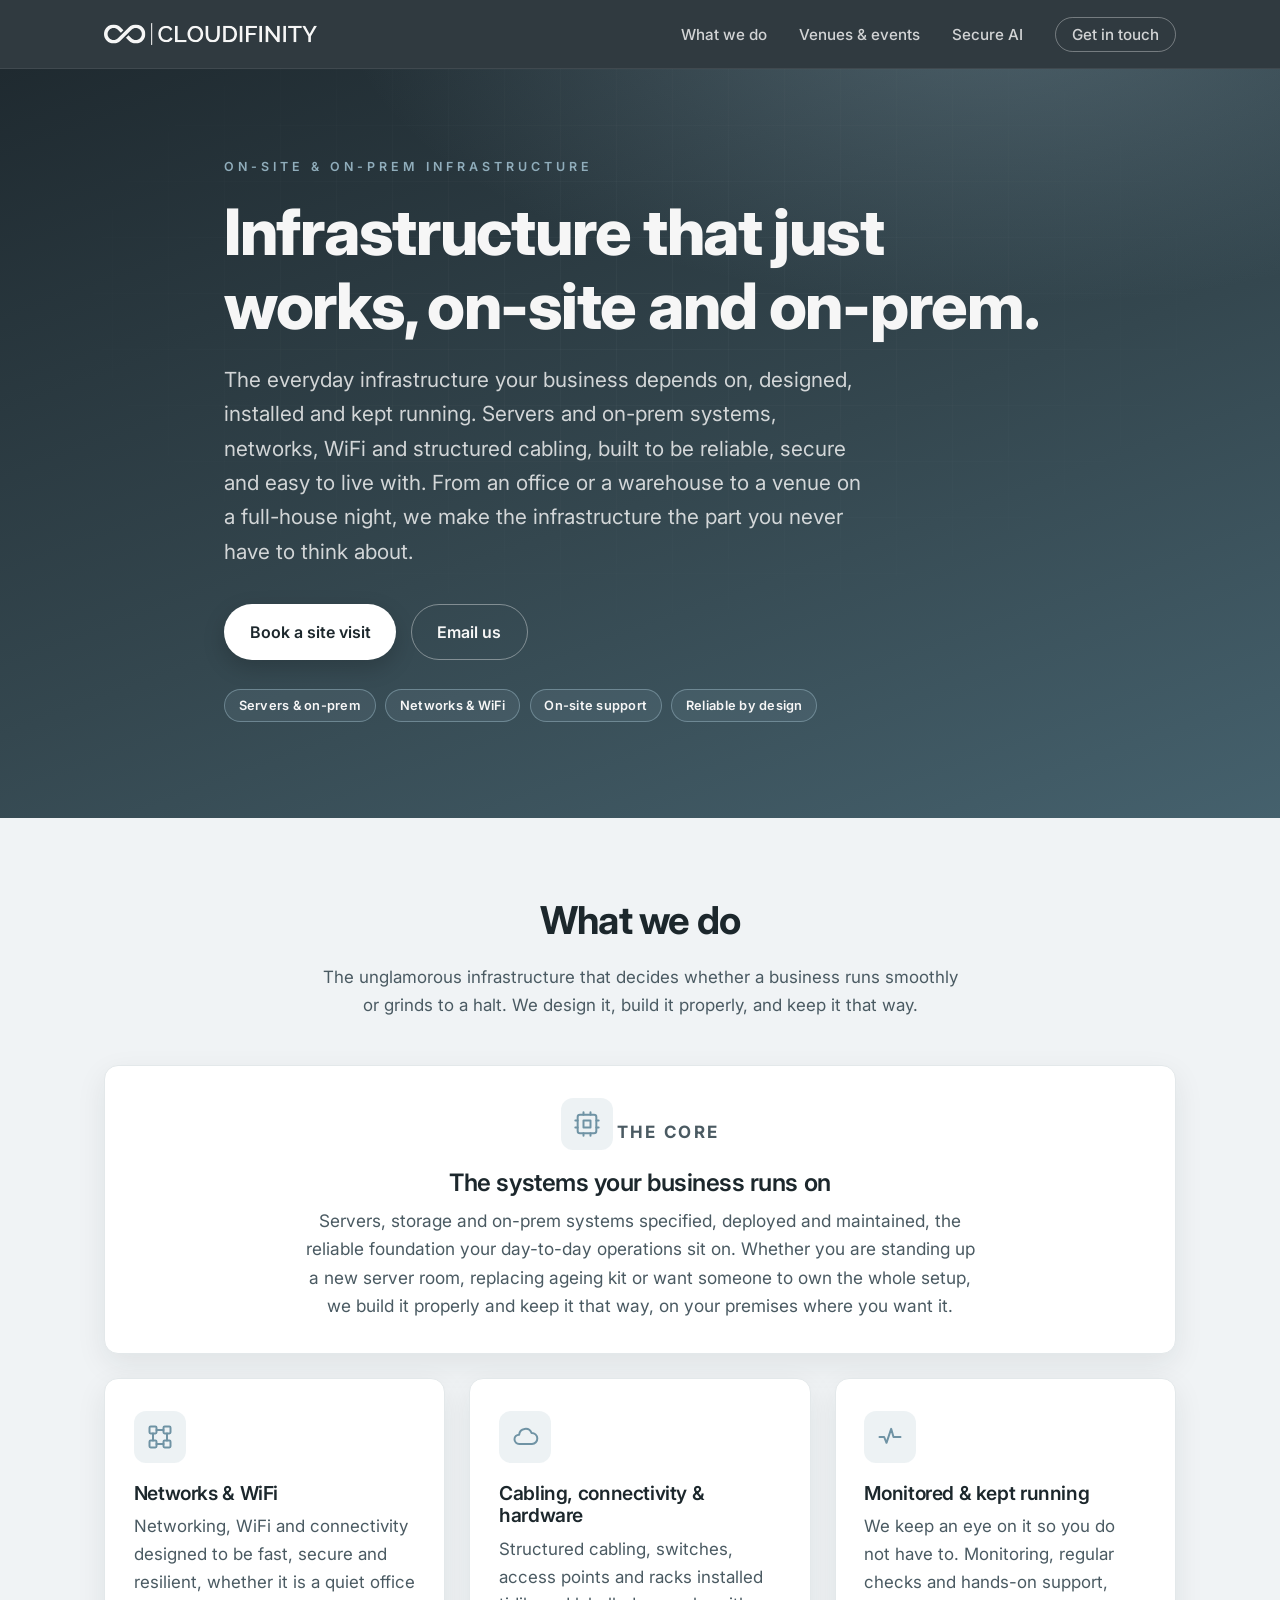
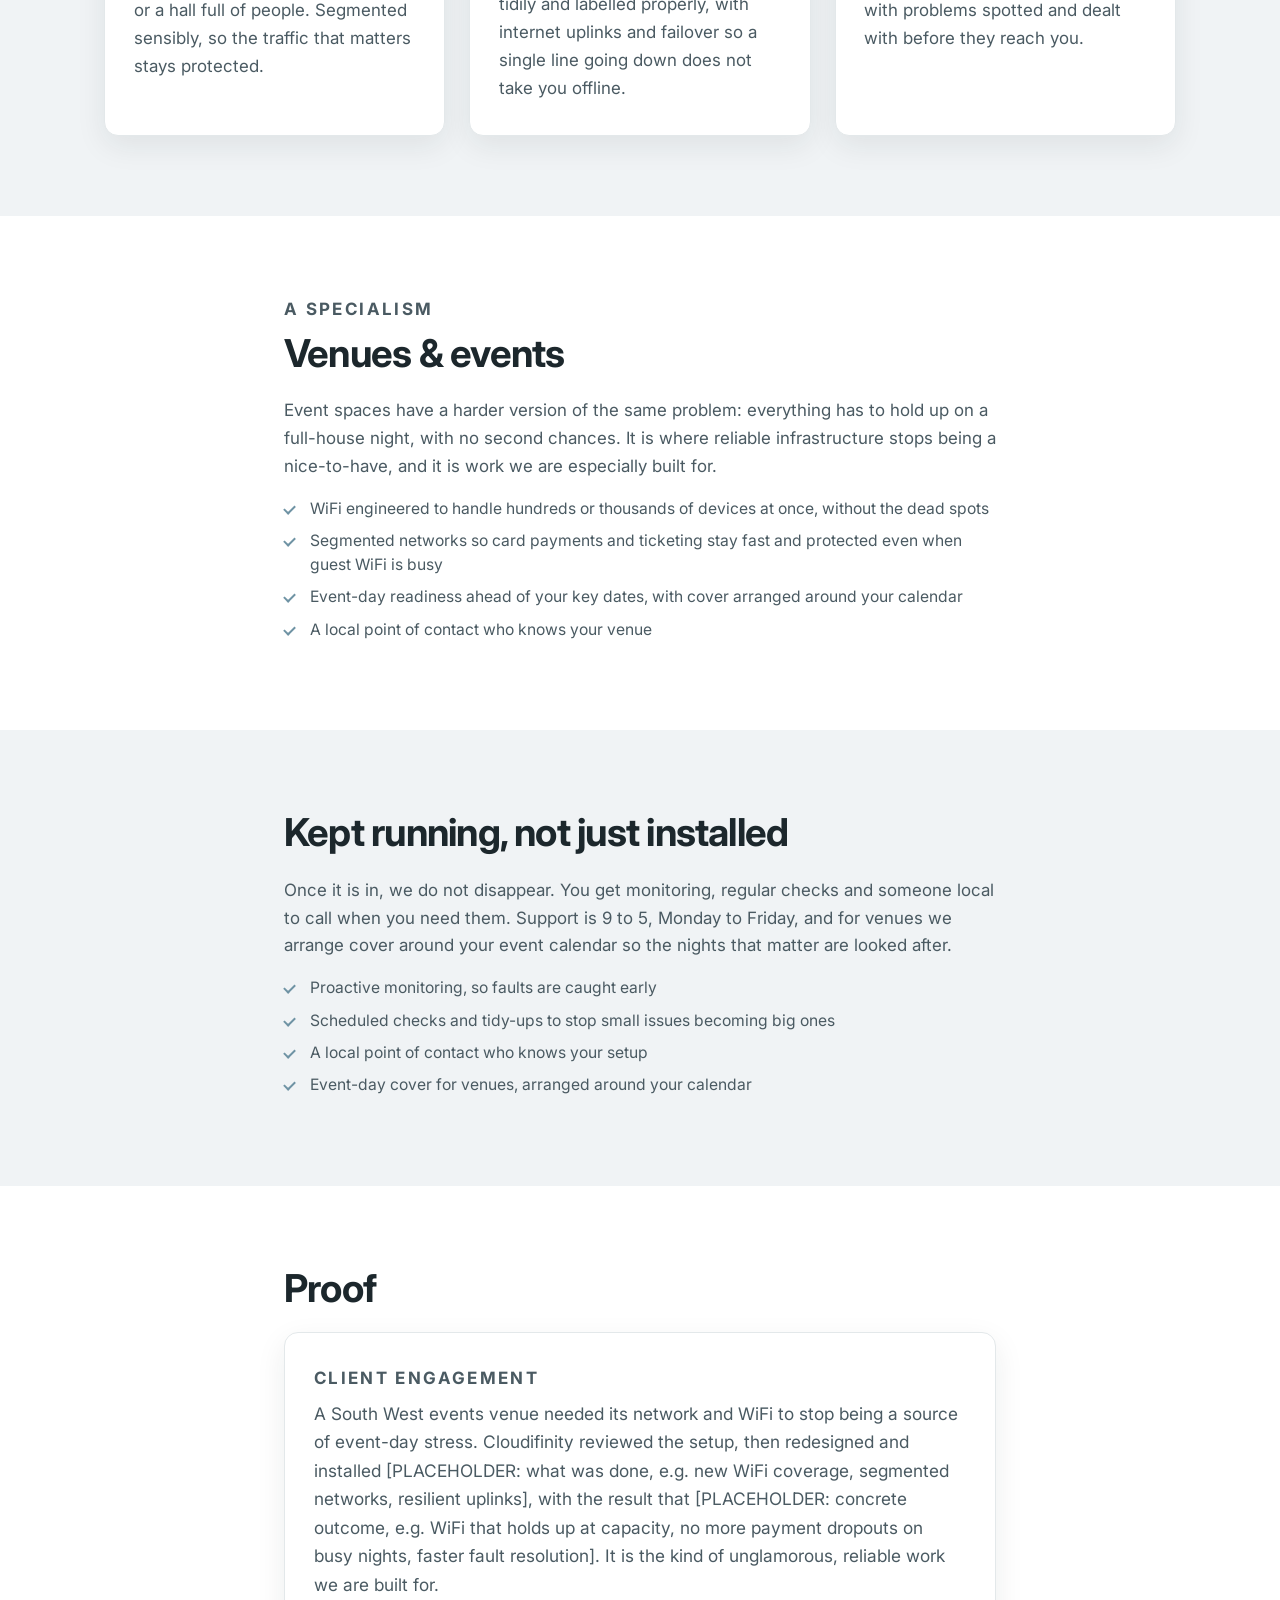
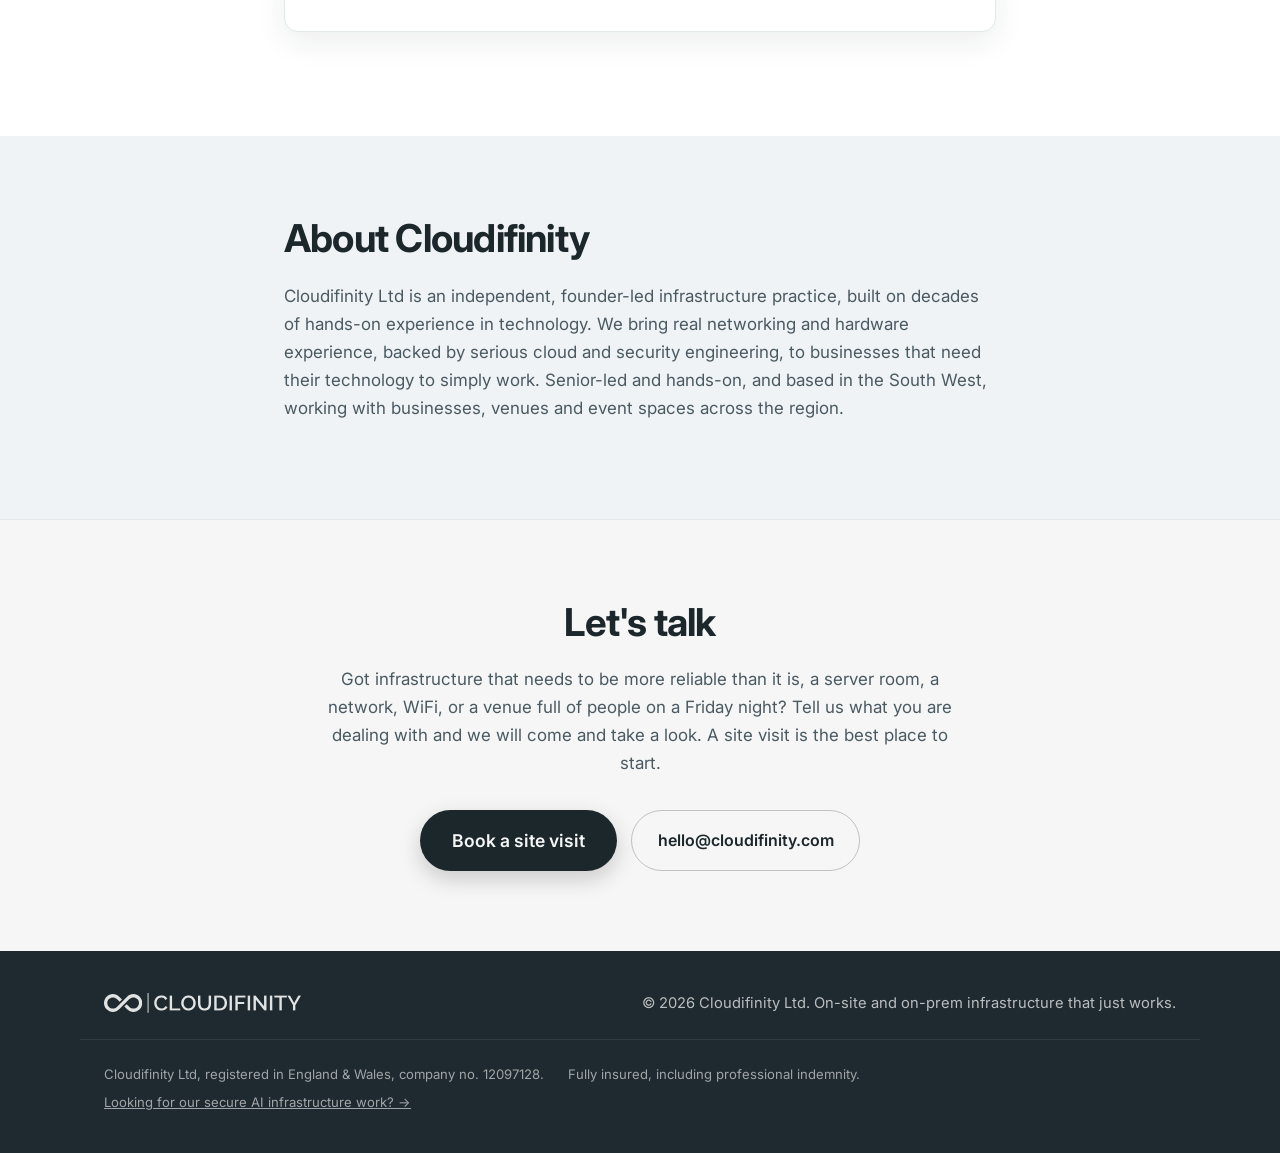
<file: on-site/index.html>
<!DOCTYPE html>
<html lang="en">
<head>
  <meta charset="UTF-8">
  <meta name="viewport" content="width=device-width, initial-scale=1.0">
  <title>On-site &amp; on-prem infrastructure | Cloudifinity</title>
  <meta name="description" content="Cloudifinity designs, installs and runs the on-site and on-prem infrastructure your business depends on: servers, networks, WiFi and the systems that keep you running. Reliable by design, with venues and events a specialism.">

  <link rel="icon" type="image/svg+xml" href="../favicon.svg">
  <link rel="canonical" href="https://cloudifinity.com/on-site/">

  <!-- Open Graph -->
  <meta property="og:type" content="website">
  <meta property="og:title" content="On-site &amp; on-prem infrastructure | Cloudifinity">
  <meta property="og:description" content="The on-site and on-prem infrastructure your business depends on: servers, networks, WiFi and the systems that keep you running. Reliable by design, with venues and events a specialism.">
  <meta property="og:url" content="https://cloudifinity.com/on-site/">
  <meta property="og:image" content="https://cloudifinity.com/assets/og-image.png">
  <meta name="twitter:card" content="summary_large_image">
  <meta name="twitter:description" content="The on-site and on-prem infrastructure your business depends on: servers, networks, WiFi and the systems that keep you running. Reliable by design, with venues and events a specialism.">

  <!-- Fonts -->
  <link rel="preconnect" href="https://fonts.googleapis.com">
  <link rel="preconnect" href="https://fonts.gstatic.com" crossorigin>
  <link href="https://fonts.googleapis.com/css2?family=Inter:wght@400;500;600;700;800&display=swap" rel="stylesheet">

  <link rel="stylesheet" href="../styles.css">
</head>
<body>

  <header class="site-header" id="top">
    <nav class="nav container" aria-label="Primary">
      <a class="nav__brand" href="../" aria-label="Cloudifinity home">
        <img src="../assets/logo.svg" alt="Cloudifinity" class="nav__logo">
      </a>
      <button class="nav__toggle" aria-expanded="false" aria-controls="nav-menu" aria-label="Toggle menu">
        <span></span><span></span><span></span>
      </button>
      <ul class="nav__menu" id="nav-menu">
        <li><a href="#services">What we do</a></li>
        <li><a href="#venues">Venues &amp; events</a></li>
        <li><a href="../secure-ai/">Secure AI</a></li>
        <li><a href="#contact" class="nav__cta">Get in touch</a></li>
      </ul>
    </nav>
  </header>

  <main>

    <!-- Hero -->
    <section class="hero">
      <div class="hero__inner container">
        <p class="hero__eyebrow">On-site &amp; on-prem infrastructure</p>
        <h1 class="hero__title">Infrastructure that just works, on-site and on-prem.</h1>
        <p class="hero__subtitle">
          The everyday infrastructure your business depends on, designed,
          installed and kept running. Servers and on-prem systems, networks,
          WiFi and structured cabling, built to be reliable, secure and easy to
          live with. From an office or a warehouse to a venue on a full-house
          night, we make the infrastructure the part you never have to think
          about.
        </p>
        <!-- TODO: BOOKING_URL — replace the primary CTA href with a booking link if you want one. Falls back to mailto for now. -->
        <div class="hero__actions">
          <a class="btn btn--primary" href="mailto:hello@cloudifinity.com?subject=Infrastructure%20enquiry">Book a site visit</a>
          <a class="btn btn--ghost" href="mailto:hello@cloudifinity.com">Email us</a>
        </div>
        <ul class="hero__chips" aria-label="What we do">
          <li class="chip">Servers &amp; on-prem</li>
          <li class="chip">Networks &amp; WiFi</li>
          <li class="chip">On-site support</li>
          <li class="chip">Reliable by design</li>
        </ul>
      </div>
    </section>

    <!-- What we do -->
    <section class="section section--tint" id="services">
      <div class="container">
        <h2 class="section__title section__title--center">What we do</h2>
        <p class="section__lead">
          The unglamorous infrastructure that decides whether a business runs
          smoothly or grinds to a halt. We design it, build it properly, and
          keep it that way.
        </p>

        <article class="card card--feature">
          <div class="card__icon" aria-hidden="true">
            <svg viewBox="0 0 24 24" fill="none" stroke="currentColor" stroke-width="1.7" stroke-linecap="round" stroke-linejoin="round"><rect x="4" y="4" width="16" height="16" rx="2"/><path d="M9 9h6v6H9z"/><path d="M9 2v2M15 2v2M9 20v2M15 20v2M2 9h2M2 15h2M20 9h2M20 15h2"/></svg>
          </div>
          <p class="card__tag">The core</p>
          <h3 class="card__title">The systems your business runs on</h3>
          <p class="card__body">
            Servers, storage and on-prem systems specified, deployed and
            maintained, the reliable foundation your day-to-day operations sit
            on. Whether you are standing up a new server room, replacing ageing
            kit or want someone to own the whole setup, we build it properly and
            keep it that way, on your premises where you want it.
          </p>
        </article>

        <div class="cards cards--three">
          <article class="card">
            <div class="card__icon" aria-hidden="true">
              <svg viewBox="0 0 24 24" fill="none" stroke="currentColor" stroke-width="1.7" stroke-linecap="round" stroke-linejoin="round"><rect x="3" y="3" width="6" height="6" rx="1"/><rect x="15" y="15" width="6" height="6" rx="1"/><rect x="15" y="3" width="6" height="6" rx="1"/><rect x="3" y="15" width="6" height="6" rx="1"/><path d="M9 6h6M6 9v6M18 9v6M9 18h6"/></svg>
            </div>
            <h3 class="card__title">Networks &amp; WiFi</h3>
            <p class="card__body">
              Networking, WiFi and connectivity designed to be fast, secure and
              resilient, whether it is a quiet office or a hall full of people.
              Segmented sensibly, so the traffic that matters stays protected.
            </p>
          </article>

          <article class="card">
            <div class="card__icon" aria-hidden="true">
              <svg viewBox="0 0 24 24" fill="none" stroke="currentColor" stroke-width="1.7" stroke-linecap="round" stroke-linejoin="round"><path d="M7 18a4 4 0 0 1 0-8 5.5 5.5 0 0 1 10.6-1.5A3.75 3.75 0 0 1 18 18H7Z"/></svg>
            </div>
            <h3 class="card__title">Cabling, connectivity &amp; hardware</h3>
            <p class="card__body">
              Structured cabling, switches, access points and racks installed
              tidily and labelled properly, with internet uplinks and failover so
              a single line going down does not take you offline.
            </p>
          </article>

          <article class="card">
            <div class="card__icon" aria-hidden="true">
              <svg viewBox="0 0 24 24" fill="none" stroke="currentColor" stroke-width="1.7" stroke-linecap="round" stroke-linejoin="round"><path d="M3 12h4l2 5 4-12 2 7h6"/></svg>
            </div>
            <h3 class="card__title">Monitored &amp; kept running</h3>
            <p class="card__body">
              We keep an eye on it so you do not have to. Monitoring, regular
              checks and hands-on support, with problems spotted and dealt with
              before they reach you.
            </p>
          </article>
        </div>
      </div>
    </section>

    <!-- Venues & events: a specialism -->
    <section class="section" id="venues">
      <div class="container section__narrow">
        <p class="card__tag">A specialism</p>
        <h2 class="section__title">Venues &amp; events</h2>
        <p>
          Event spaces have a harder version of the same problem: everything has
          to hold up on a full-house night, with no second chances. It is where
          reliable infrastructure stops being a nice-to-have, and it is work we
          are especially built for.
        </p>
        <ul class="tier__list">
          <li>WiFi engineered to handle hundreds or thousands of devices at once, without the dead spots</li>
          <li>Segmented networks so card payments and ticketing stay fast and protected even when guest WiFi is busy</li>
          <li>Event-day readiness ahead of your key dates, with cover arranged around your calendar</li>
          <li>A local point of contact who knows your venue</li>
        </ul>
      </div>
    </section>

    <!-- Kept running -->
    <section class="section section--tint" id="managed">
      <div class="container section__narrow">
        <h2 class="section__title">Kept running, not just installed</h2>
        <p>
          Once it is in, we do not disappear. You get monitoring, regular checks
          and someone local to call when you need them. Support is 9 to 5, Monday
          to Friday, and for venues we arrange cover around your event calendar so
          the nights that matter are looked after.
        </p>
        <ul class="tier__list">
          <li>Proactive monitoring, so faults are caught early</li>
          <li>Scheduled checks and tidy-ups to stop small issues becoming big ones</li>
          <li>A local point of contact who knows your setup</li>
          <li>Event-day cover for venues, arranged around your calendar</li>
        </ul>
      </div>
    </section>

    <!-- Proof -->
    <section class="section" id="proof">
      <div class="container section__narrow">
        <h2 class="section__title">Proof</h2>
        <article class="card card--feature">
          <p class="card__tag">Client engagement</p>
          <!-- TODO: CASE_STUDY_TEXT — name Pavilions Teignmouth here once you have their permission (currently anonymised), and replace the bracketed placeholders with the real work done and a concrete, measurable outcome. -->
          <p class="card__body">
            A South West events venue needed its network and WiFi to stop being a
            source of event-day stress. Cloudifinity reviewed the setup, then
            redesigned and installed [PLACEHOLDER: what was done, e.g. new WiFi
            coverage, segmented networks, resilient uplinks], with the result that
            [PLACEHOLDER: concrete outcome, e.g. WiFi that holds up at capacity, no
            more payment dropouts on busy nights, faster fault resolution]. It is
            the kind of unglamorous, reliable work we are built for.
          </p>
        </article>
      </div>
    </section>

    <!-- About -->
    <section class="section section--tint" id="about">
      <div class="container section__narrow">
        <h2 class="section__title">About Cloudifinity</h2>
        <p>
          Cloudifinity Ltd is an independent, founder-led infrastructure practice,
          built on decades of hands-on experience in technology. We bring real
          networking and hardware experience, backed by serious cloud and security
          engineering, to businesses that need their technology to simply work.
          Senior-led and hands-on, and based in the South West, working with
          businesses, venues and event spaces across the region.
        </p>
      </div>
    </section>

    <!-- Contact -->
    <section class="section section--contact" id="contact">
      <div class="container section__narrow section__narrow--center">
        <h2 class="section__title section__title--center">Let's talk</h2>
        <p class="section__lead">
          Got infrastructure that needs to be more reliable than it is, a server
          room, a network, WiFi, or a venue full of people on a Friday night? Tell
          us what you are dealing with and we will come and take a look. A site
          visit is the best place to start.
        </p>
        <!-- TODO: BOOKING_URL — replace the primary CTA href with a booking link if you want one. Falls back to mailto for now. -->
        <div class="hero__actions hero__actions--center">
          <a class="btn btn--primary btn--lg" href="mailto:hello@cloudifinity.com?subject=Infrastructure%20enquiry">Book a site visit</a>
          <a class="btn btn--ghost" href="mailto:hello@cloudifinity.com">hello@cloudifinity.com</a>
        </div>
      </div>
    </section>

  </main>

  <footer class="footer">
    <div class="container footer__inner">
      <img src="../assets/logo.svg" alt="Cloudifinity" class="footer__logo">
      <p class="footer__meta">
        &copy; <span id="year">2026</span> Cloudifinity Ltd. On-site and on-prem
        infrastructure that just works.
      </p>
    </div>
    <div class="container footer__trust">
      <span>Cloudifinity Ltd, registered in England &amp; Wales, company no. 12097128.</span>
      <!-- TODO: INSURANCE_WORDING — confirm professional indemnity wording / cover amount. -->
      <span>Fully insured, including professional indemnity.</span>
      <span><a href="../secure-ai/">Looking for our secure AI infrastructure work? &rarr;</a></span>
    </div>
  </footer>

  <script>
    // Footer year
    document.getElementById('year').textContent = new Date().getFullYear();

    // Mobile nav toggle
    var toggle = document.querySelector('.nav__toggle');
    var menu = document.getElementById('nav-menu');
    toggle.addEventListener('click', function () {
      var open = menu.classList.toggle('is-open');
      toggle.setAttribute('aria-expanded', String(open));
    });
    // Close menu when a link is tapped (mobile)
    menu.addEventListener('click', function (e) {
      if (e.target.tagName === 'A') {
        menu.classList.remove('is-open');
        toggle.setAttribute('aria-expanded', 'false');
      }
    });
  </script>

</body>
</html>
</file>
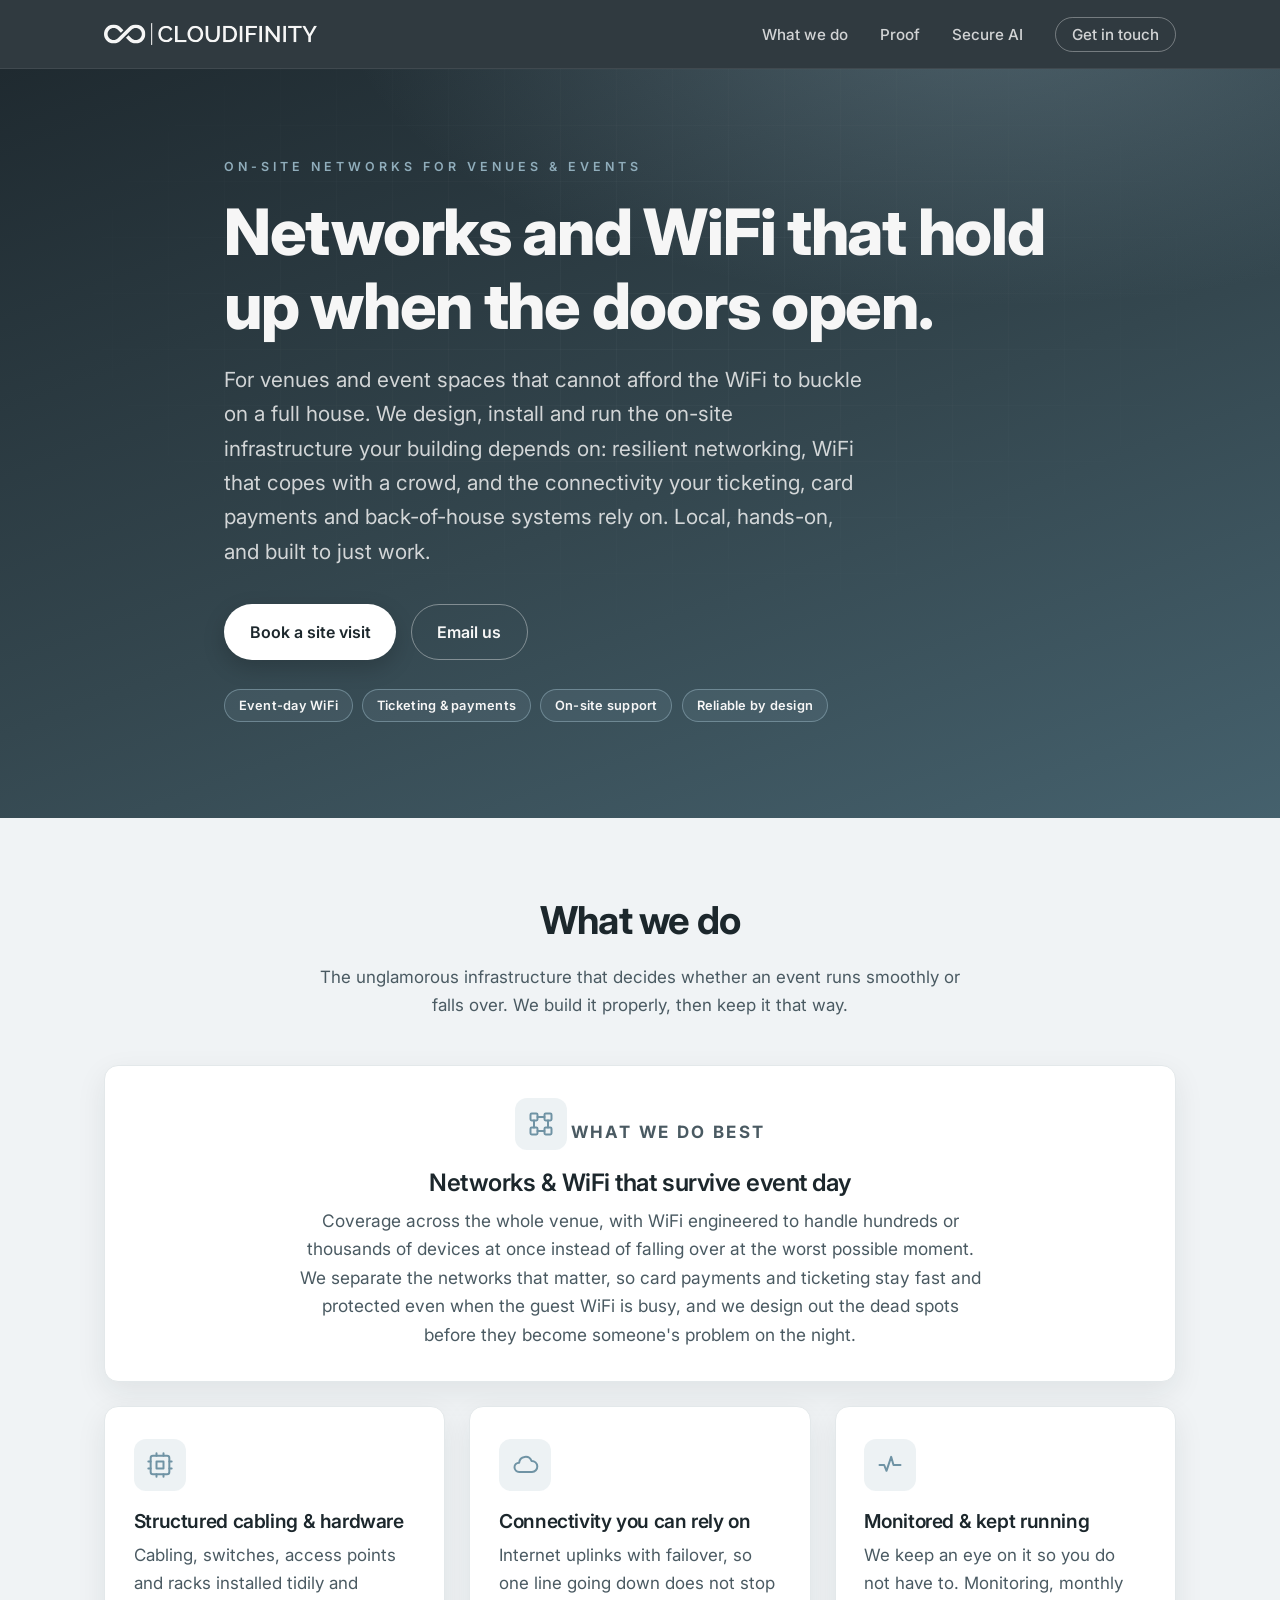
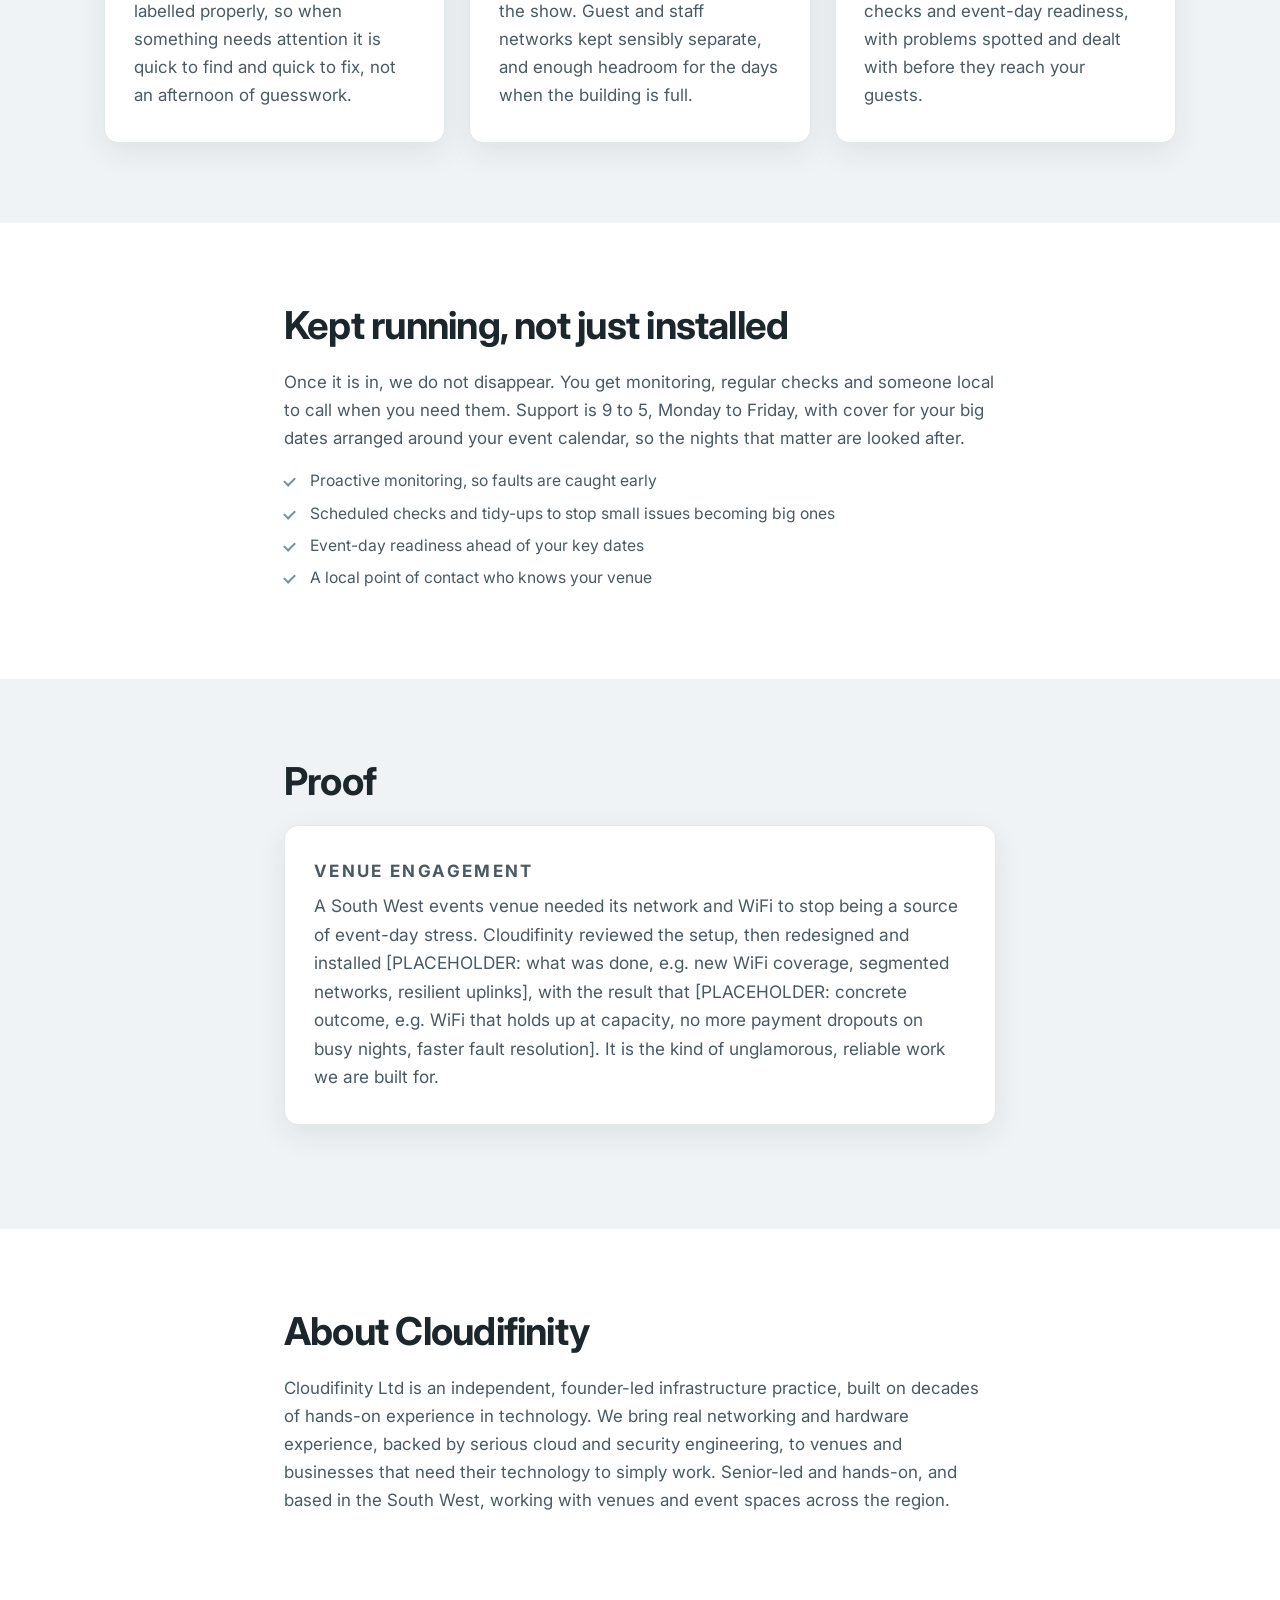
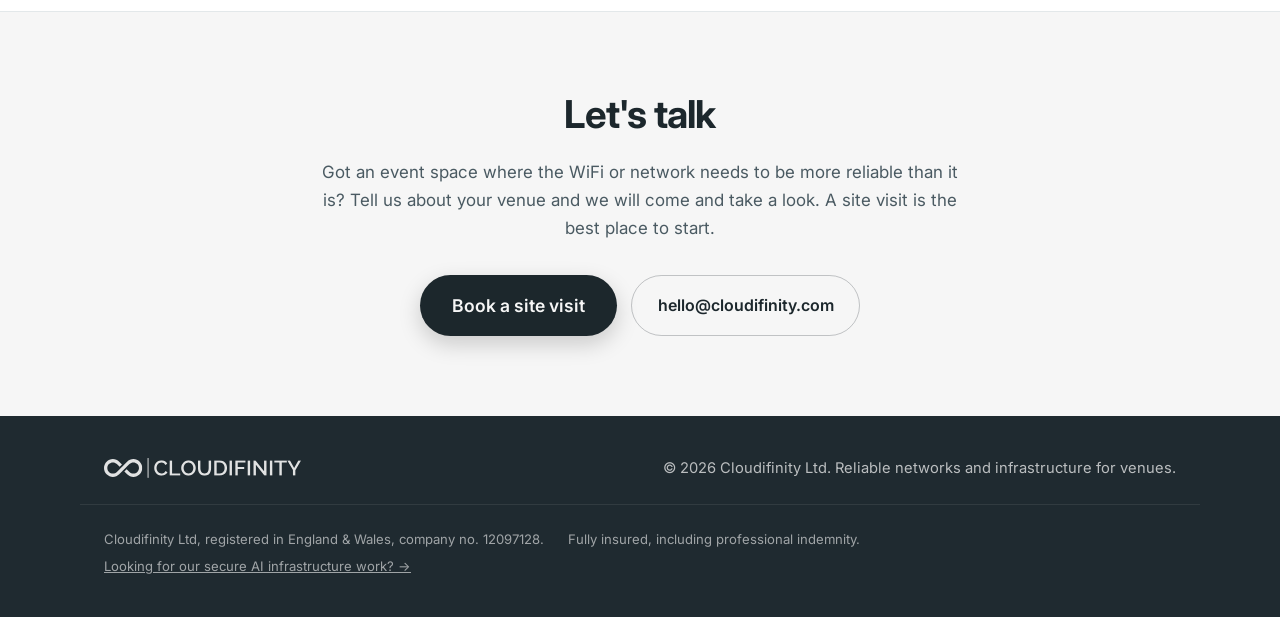
<file: venues/index.html>
<!DOCTYPE html>
<html lang="en">
<head>
  <meta charset="UTF-8">
  <meta name="viewport" content="width=device-width, initial-scale=1.0">
  <title>On-site networks &amp; WiFi for venues | Cloudifinity</title>
  <meta name="description" content="Cloudifinity designs, installs and runs reliable on-site networks and WiFi for venues and event spaces: event-day coverage that copes with a crowd, the connectivity ticketing and card payments depend on, and local hands-on support.">

  <link rel="icon" type="image/svg+xml" href="../favicon.svg">
  <link rel="canonical" href="https://cloudifinity.com/venues/">

  <!-- Open Graph -->
  <meta property="og:type" content="website">
  <meta property="og:title" content="On-site networks &amp; WiFi for venues | Cloudifinity">
  <meta property="og:description" content="Reliable on-site networks and WiFi for venues and event spaces. Event-day coverage that copes with a crowd, the connectivity ticketing and payments depend on, and local hands-on support.">
  <meta property="og:url" content="https://cloudifinity.com/venues/">
  <meta property="og:image" content="https://cloudifinity.com/assets/og-image.png">
  <meta name="twitter:card" content="summary_large_image">
  <meta name="twitter:description" content="Reliable on-site networks and WiFi for venues and event spaces. Event-day coverage that copes with a crowd, the connectivity ticketing and payments depend on, and local hands-on support.">

  <!-- Fonts -->
  <link rel="preconnect" href="https://fonts.googleapis.com">
  <link rel="preconnect" href="https://fonts.gstatic.com" crossorigin>
  <link href="https://fonts.googleapis.com/css2?family=Inter:wght@400;500;600;700;800&display=swap" rel="stylesheet">

  <link rel="stylesheet" href="../styles.css">
</head>
<body>

  <header class="site-header" id="top">
    <nav class="nav container" aria-label="Primary">
      <a class="nav__brand" href="../" aria-label="Cloudifinity home">
        <img src="../assets/logo.svg" alt="Cloudifinity" class="nav__logo">
      </a>
      <button class="nav__toggle" aria-expanded="false" aria-controls="nav-menu" aria-label="Toggle menu">
        <span></span><span></span><span></span>
      </button>
      <ul class="nav__menu" id="nav-menu">
        <li><a href="#services">What we do</a></li>
        <li><a href="#proof">Proof</a></li>
        <li><a href="../secure-ai/">Secure AI</a></li>
        <li><a href="#contact" class="nav__cta">Get in touch</a></li>
      </ul>
    </nav>
  </header>

  <main>

    <!-- Hero -->
    <section class="hero">
      <div class="hero__inner container">
        <p class="hero__eyebrow">On-site networks for venues &amp; events</p>
        <h1 class="hero__title">Networks and WiFi that hold up when the doors open.</h1>
        <p class="hero__subtitle">
          For venues and event spaces that cannot afford the WiFi to buckle on a
          full house. We design, install and run the on-site infrastructure your
          building depends on: resilient networking, WiFi that copes with a
          crowd, and the connectivity your ticketing, card payments and
          back-of-house systems rely on. Local, hands-on, and built to just work.
        </p>
        <!-- TODO: BOOKING_URL — replace the primary CTA href with a booking link if you want one. Falls back to mailto for now. -->
        <div class="hero__actions">
          <a class="btn btn--primary" href="mailto:hello@cloudifinity.com?subject=Venue%20network%20enquiry">Book a site visit</a>
          <a class="btn btn--ghost" href="mailto:hello@cloudifinity.com">Email us</a>
        </div>
        <ul class="hero__chips" aria-label="What we focus on">
          <li class="chip">Event-day WiFi</li>
          <li class="chip">Ticketing &amp; payments</li>
          <li class="chip">On-site support</li>
          <li class="chip">Reliable by design</li>
        </ul>
      </div>
    </section>

    <!-- What we do -->
    <section class="section section--tint" id="services">
      <div class="container">
        <h2 class="section__title section__title--center">What we do</h2>
        <p class="section__lead">
          The unglamorous infrastructure that decides whether an event runs
          smoothly or falls over. We build it properly, then keep it that way.
        </p>

        <article class="card card--feature">
          <div class="card__icon" aria-hidden="true">
            <svg viewBox="0 0 24 24" fill="none" stroke="currentColor" stroke-width="1.7" stroke-linecap="round" stroke-linejoin="round"><rect x="3" y="3" width="6" height="6" rx="1"/><rect x="15" y="15" width="6" height="6" rx="1"/><rect x="15" y="3" width="6" height="6" rx="1"/><rect x="3" y="15" width="6" height="6" rx="1"/><path d="M9 6h6M6 9v6M18 9v6M9 18h6"/></svg>
          </div>
          <p class="card__tag">What we do best</p>
          <h3 class="card__title">Networks &amp; WiFi that survive event day</h3>
          <p class="card__body">
            Coverage across the whole venue, with WiFi engineered to handle
            hundreds or thousands of devices at once instead of falling over at
            the worst possible moment. We separate the networks that matter, so
            card payments and ticketing stay fast and protected even when the
            guest WiFi is busy, and we design out the dead spots before they
            become someone's problem on the night.
          </p>
        </article>

        <div class="cards cards--three">
          <article class="card">
            <div class="card__icon" aria-hidden="true">
              <svg viewBox="0 0 24 24" fill="none" stroke="currentColor" stroke-width="1.7" stroke-linecap="round" stroke-linejoin="round"><rect x="4" y="4" width="16" height="16" rx="2"/><path d="M9 9h6v6H9z"/><path d="M9 2v2M15 2v2M9 20v2M15 20v2M2 9h2M2 15h2M20 9h2M20 15h2"/></svg>
            </div>
            <h3 class="card__title">Structured cabling &amp; hardware</h3>
            <p class="card__body">
              Cabling, switches, access points and racks installed tidily and
              labelled properly, so when something needs attention it is quick to
              find and quick to fix, not an afternoon of guesswork.
            </p>
          </article>

          <article class="card">
            <div class="card__icon" aria-hidden="true">
              <svg viewBox="0 0 24 24" fill="none" stroke="currentColor" stroke-width="1.7" stroke-linecap="round" stroke-linejoin="round"><path d="M7 18a4 4 0 0 1 0-8 5.5 5.5 0 0 1 10.6-1.5A3.75 3.75 0 0 1 18 18H7Z"/></svg>
            </div>
            <h3 class="card__title">Connectivity you can rely on</h3>
            <p class="card__body">
              Internet uplinks with failover, so one line going down does not stop
              the show. Guest and staff networks kept sensibly separate, and
              enough headroom for the days when the building is full.
            </p>
          </article>

          <article class="card">
            <div class="card__icon" aria-hidden="true">
              <svg viewBox="0 0 24 24" fill="none" stroke="currentColor" stroke-width="1.7" stroke-linecap="round" stroke-linejoin="round"><path d="M3 12h4l2 5 4-12 2 7h6"/></svg>
            </div>
            <h3 class="card__title">Monitored &amp; kept running</h3>
            <p class="card__body">
              We keep an eye on it so you do not have to. Monitoring, monthly
              checks and event-day readiness, with problems spotted and dealt with
              before they reach your guests.
            </p>
          </article>
        </div>
      </div>
    </section>

    <!-- Kept running -->
    <section class="section" id="managed">
      <div class="container section__narrow">
        <h2 class="section__title">Kept running, not just installed</h2>
        <p>
          Once it is in, we do not disappear. You get monitoring, regular checks
          and someone local to call when you need them. Support is 9 to 5, Monday
          to Friday, with cover for your big dates arranged around your event
          calendar, so the nights that matter are looked after.
        </p>
        <ul class="tier__list">
          <li>Proactive monitoring, so faults are caught early</li>
          <li>Scheduled checks and tidy-ups to stop small issues becoming big ones</li>
          <li>Event-day readiness ahead of your key dates</li>
          <li>A local point of contact who knows your venue</li>
        </ul>
      </div>
    </section>

    <!-- Proof -->
    <section class="section section--tint" id="proof">
      <div class="container section__narrow">
        <h2 class="section__title">Proof</h2>
        <article class="card card--feature">
          <p class="card__tag">Venue engagement</p>
          <!-- TODO: CASE_STUDY_TEXT — name Pavilions Teignmouth here once you have their permission (currently anonymised), and replace the bracketed placeholders with the real work done and a concrete, measurable outcome. -->
          <p class="card__body">
            A South West events venue needed its network and WiFi to stop being a
            source of event-day stress. Cloudifinity reviewed the setup, then
            redesigned and installed [PLACEHOLDER: what was done, e.g. new WiFi
            coverage, segmented networks, resilient uplinks], with the result that
            [PLACEHOLDER: concrete outcome, e.g. WiFi that holds up at capacity, no
            more payment dropouts on busy nights, faster fault resolution]. It is
            the kind of unglamorous, reliable work we are built for.
          </p>
        </article>
      </div>
    </section>

    <!-- About -->
    <section class="section" id="about">
      <div class="container section__narrow">
        <h2 class="section__title">About Cloudifinity</h2>
        <p>
          Cloudifinity Ltd is an independent, founder-led infrastructure practice,
          built on decades of hands-on experience in technology. We bring real
          networking and hardware experience, backed by serious cloud and security
          engineering, to venues and businesses that need their technology to
          simply work. Senior-led and hands-on, and based in the South West,
          working with venues and event spaces across the region.
        </p>
      </div>
    </section>

    <!-- Contact -->
    <section class="section section--contact" id="contact">
      <div class="container section__narrow section__narrow--center">
        <h2 class="section__title section__title--center">Let's talk</h2>
        <p class="section__lead">
          Got an event space where the WiFi or network needs to be more reliable
          than it is? Tell us about your venue and we will come and take a look. A
          site visit is the best place to start.
        </p>
        <!-- TODO: BOOKING_URL — replace the primary CTA href with a booking link if you want one. Falls back to mailto for now. -->
        <div class="hero__actions hero__actions--center">
          <a class="btn btn--primary btn--lg" href="mailto:hello@cloudifinity.com?subject=Venue%20network%20enquiry">Book a site visit</a>
          <a class="btn btn--ghost" href="mailto:hello@cloudifinity.com">hello@cloudifinity.com</a>
        </div>
      </div>
    </section>

  </main>

  <footer class="footer">
    <div class="container footer__inner">
      <img src="../assets/logo.svg" alt="Cloudifinity" class="footer__logo">
      <p class="footer__meta">
        &copy; <span id="year">2026</span> Cloudifinity Ltd. Reliable networks and
        infrastructure for venues.
      </p>
    </div>
    <div class="container footer__trust">
      <span>Cloudifinity Ltd, registered in England &amp; Wales, company no. 12097128.</span>
      <!-- TODO: INSURANCE_WORDING — confirm professional indemnity wording / cover amount. -->
      <span>Fully insured, including professional indemnity.</span>
      <span><a href="../secure-ai/">Looking for our secure AI infrastructure work? &rarr;</a></span>
    </div>
  </footer>

  <script>
    // Footer year
    document.getElementById('year').textContent = new Date().getFullYear();

    // Mobile nav toggle
    var toggle = document.querySelector('.nav__toggle');
    var menu = document.getElementById('nav-menu');
    toggle.addEventListener('click', function () {
      var open = menu.classList.toggle('is-open');
      toggle.setAttribute('aria-expanded', String(open));
    });
    // Close menu when a link is tapped (mobile)
    menu.addEventListener('click', function (e) {
      if (e.target.tagName === 'A') {
        menu.classList.remove('is-open');
        toggle.setAttribute('aria-expanded', 'false');
      }
    });
  </script>

</body>
</html>
</file>
<file: styles.css>
/* ==========================================================================
   Cloudifinity landing page
   Palette taken from the brand logo: blue-grey #90adbb, off-white #f6f6f6
   ========================================================================== */

:root {
  --blue-grey: #90adbb;
  --blue-grey-deep: #6f93a4;
  --hero-dark-1: #1f2a30;
  --hero-dark-2: #34474f;
  --hero-dark-3: #45616d;
  --ink: #1c272c;
  --ink-soft: #4a5a62;
  --off-white: #f6f6f6;
  --white: #ffffff;
  --line: #e3e8ea;
  --tint: #f0f3f5;

  --maxw: 1120px;
  --radius: 14px;
  --shadow: 0 10px 30px rgba(28, 39, 44, 0.08);
  --shadow-hover: 0 16px 40px rgba(28, 39, 44, 0.14);

  --font: 'Inter', -apple-system, BlinkMacSystemFont, 'Segoe UI', Roboto,
    Helvetica, Arial, sans-serif;
}

* { box-sizing: border-box; }

html { scroll-behavior: smooth; }

body {
  margin: 0;
  font-family: var(--font);
  color: var(--ink);
  background: var(--white);
  line-height: 1.65;
  -webkit-font-smoothing: antialiased;
  text-rendering: optimizeLegibility;
}

h1, h2, h3 { line-height: 1.15; margin: 0; letter-spacing: -0.02em; }
p { margin: 0 0 1rem; }
a { color: inherit; }

.container {
  width: 100%;
  max-width: var(--maxw);
  margin: 0 auto;
  padding: 0 1.5rem;
}

/* Accessible focus states */
a:focus-visible,
button:focus-visible,
.btn:focus-visible {
  outline: 3px solid var(--blue-grey);
  outline-offset: 3px;
  border-radius: 6px;
}

/* --------------------------------------------------------------------------
   Header / nav
   -------------------------------------------------------------------------- */
.site-header {
  position: sticky;
  top: 0;
  z-index: 50;
  background: rgba(31, 42, 48, 0.92);
  backdrop-filter: saturate(140%) blur(8px);
  border-bottom: 1px solid rgba(255, 255, 255, 0.08);
}

.nav {
  display: flex;
  align-items: center;
  justify-content: space-between;
  height: 68px;
}

.nav__brand { display: inline-flex; align-items: center; }
.nav__logo { height: 26px; width: auto; display: block; }

.nav__menu {
  list-style: none;
  display: flex;
  align-items: center;
  gap: 2rem;
  margin: 0;
  padding: 0;
}

.nav__menu a {
  text-decoration: none;
  color: rgba(246, 246, 246, 0.82);
  font-weight: 500;
  font-size: 0.95rem;
  transition: color 0.15s ease;
}
.nav__menu a:hover { color: var(--white); }

.nav__cta {
  border: 1px solid rgba(246, 246, 246, 0.35);
  padding: 0.45rem 1rem;
  border-radius: 999px;
}
.nav__cta:hover {
  background: var(--white);
  color: var(--ink) !important;
  border-color: var(--white);
}

.nav__toggle {
  display: none;
  flex-direction: column;
  justify-content: center;
  gap: 5px;
  width: 42px;
  height: 42px;
  background: none;
  border: 0;
  cursor: pointer;
  padding: 0;
}
.nav__toggle span {
  display: block;
  height: 2px;
  width: 22px;
  margin: 0 auto;
  background: var(--off-white);
  border-radius: 2px;
  transition: transform 0.2s ease, opacity 0.2s ease;
}

/* --------------------------------------------------------------------------
   Hero
   -------------------------------------------------------------------------- */
.hero {
  position: relative;
  color: var(--off-white);
  background:
    radial-gradient(1100px 520px at 78% -10%, rgba(144, 173, 187, 0.35), transparent 60%),
    linear-gradient(160deg, var(--hero-dark-1) 0%, var(--hero-dark-2) 55%, var(--hero-dark-3) 100%);
  overflow: hidden;
}
.hero::after {
  /* subtle infinity watermark feel via faint grid lines */
  content: "";
  position: absolute;
  inset: 0;
  background:
    linear-gradient(rgba(255,255,255,0.03) 1px, transparent 1px) 0 0 / 100% 56px,
    linear-gradient(90deg, rgba(255,255,255,0.03) 1px, transparent 1px) 0 0 / 56px 100%;
  -webkit-mask-image: radial-gradient(70% 70% at 50% 30%, #000 0%, transparent 75%);
  mask-image: radial-gradient(70% 70% at 50% 30%, #000 0%, transparent 75%);
  pointer-events: none;
}

.hero__inner {
  position: relative;
  z-index: 1;
  padding: 5.5rem 1.5rem 6rem;
  max-width: 880px;
}

.hero__eyebrow {
  text-transform: uppercase;
  letter-spacing: 0.32em;
  font-size: 0.78rem;
  font-weight: 600;
  color: var(--blue-grey);
  margin: 0 0 1.1rem;
}

.hero__title {
  font-size: clamp(2.2rem, 6vw, 4rem);
  font-weight: 800;
  margin-bottom: 1.3rem;
}

.hero__subtitle {
  font-size: clamp(1.05rem, 2.2vw, 1.3rem);
  color: rgba(246, 246, 246, 0.82);
  max-width: 640px;
  margin-bottom: 2.2rem;
}

.hero__actions { display: flex; flex-wrap: wrap; gap: 0.9rem; }
.hero__actions--center { justify-content: center; }

/* Dual-path hero: two audience doors (regulated AI / venue networks) */
.hero__paths {
  display: grid;
  grid-template-columns: repeat(2, 1fr);
  gap: 1.2rem;
  margin-top: 2.4rem;
}
.hero__path {
  display: block;
  background: rgba(255, 255, 255, 0.05);
  border: 1px solid rgba(246, 246, 246, 0.18);
  border-radius: var(--radius);
  padding: 1.6rem 1.5rem;
  text-decoration: none;
  cursor: pointer;
  transition: transform 0.18s ease, background 0.18s ease,
    border-color 0.18s ease, box-shadow 0.18s ease;
}
.hero__path:hover {
  transform: translateY(-4px);
  background: rgba(255, 255, 255, 0.09);
  border-color: var(--blue-grey);
  box-shadow: 0 16px 40px rgba(0, 0, 0, 0.22);
}
.hero__path-title {
  font-size: 1.2rem;
  font-weight: 700;
  margin: 0 0 0.5rem;
  color: var(--white);
}
.hero__path p {
  color: rgba(246, 246, 246, 0.8);
  font-size: 0.98rem;
  margin: 0 0 1rem;
}
.hero__path-link {
  display: inline-block;
  font-weight: 600;
  font-size: 0.98rem;
  color: var(--blue-grey);
  transition: color 0.15s ease, transform 0.15s ease;
}
.hero__path:hover .hero__path-link { color: var(--white); transform: translateX(3px); }

/* Compliance chips under the hero CTA */
.hero__chips {
  list-style: none;
  display: flex;
  flex-wrap: wrap;
  gap: 0.6rem;
  margin: 1.8rem 0 0;
  padding: 0;
}
.chip {
  font-size: 0.8rem;
  font-weight: 600;
  letter-spacing: 0.02em;
  color: var(--off-white);
  padding: 0.32rem 0.85rem;
  border: 1px solid rgba(144, 173, 187, 0.55);
  border-radius: 999px;
  background: rgba(144, 173, 187, 0.12);
}

/* --------------------------------------------------------------------------
   Buttons
   -------------------------------------------------------------------------- */
.btn {
  display: inline-flex;
  align-items: center;
  justify-content: center;
  font-weight: 600;
  font-size: 1rem;
  text-decoration: none;
  padding: 0.85rem 1.6rem;
  border-radius: 999px;
  transition: transform 0.15s ease, background 0.15s ease, box-shadow 0.15s ease;
  cursor: pointer;
}
.btn--primary {
  background: var(--white);
  color: var(--ink);
  box-shadow: 0 8px 22px rgba(0, 0, 0, 0.18);
}
.btn--primary:hover { transform: translateY(-2px); box-shadow: 0 12px 28px rgba(0,0,0,0.24); }
.btn--ghost {
  background: transparent;
  color: var(--off-white);
  border: 1px solid rgba(246, 246, 246, 0.4);
}
.btn--ghost:hover { background: rgba(246, 246, 246, 0.1); transform: translateY(-2px); }
.btn--lg { padding: 1rem 2rem; font-size: 1.1rem; }

/* contact section button is on light bg, give it brand colour */
.section--contact .btn--primary {
  background: var(--ink);
  color: var(--off-white);
}
.section--contact .btn--primary:hover { background: var(--hero-dark-2); }

/* --------------------------------------------------------------------------
   Sections
   -------------------------------------------------------------------------- */
.section { padding: 5rem 0; }
.section--tint { background: var(--tint); }

.section__narrow { max-width: 760px; }
.section__narrow--center { margin-inline: auto; text-align: center; }

.section__title {
  font-size: clamp(1.7rem, 3.6vw, 2.4rem);
  font-weight: 700;
  margin-bottom: 1.4rem;
}
.section__title--center { text-align: center; }

.section__lead {
  font-size: 1.15rem;
  color: var(--ink-soft);
  max-width: 640px;
  margin: 0 auto 2.8rem;
  text-align: center;
}

.section p { color: var(--ink-soft); font-size: 1.06rem; }
.section__narrow p { color: var(--ink-soft); }

/* --------------------------------------------------------------------------
   Service cards
   -------------------------------------------------------------------------- */
.cards {
  display: grid;
  grid-template-columns: repeat(2, 1fr);
  gap: 1.5rem;
}
.cards--three { grid-template-columns: repeat(3, 1fr); }

/* Featured lead card: cloud is the core specialism */
.card--feature {
  margin-bottom: 1.5rem;
  padding: 2.4rem 2.2rem;
  border-top: 4px solid var(--blue-grey-deep);
}
.card--feature .card__title { font-size: 1.5rem; }
.card--feature .card__body { font-size: 1.08rem; max-width: 62ch; }

/* The services feature card is full-width, so centre its content, otherwise the
   width-capped body sits against the left edge and leaves a lopsided empty gap. */
#services .card--feature { text-align: center; }
#services .card--feature .card__body { margin-inline: auto; }

.card__tag {
  display: inline-block;
  margin: 0 0 0.4rem;
  font-size: 0.72rem;
  font-weight: 700;
  letter-spacing: 0.14em;
  text-transform: uppercase;
  color: var(--blue-grey-deep);
}

.card {
  background: var(--white);
  border: 1px solid var(--line);
  border-radius: var(--radius);
  padding: 2rem 1.8rem;
  box-shadow: var(--shadow);
  transition: transform 0.18s ease, box-shadow 0.18s ease, border-color 0.18s ease;
}
.card:hover {
  transform: translateY(-4px);
  box-shadow: var(--shadow-hover);
  border-color: var(--blue-grey);
}

.card__icon {
  width: 52px;
  height: 52px;
  display: inline-flex;
  align-items: center;
  justify-content: center;
  border-radius: 12px;
  background: rgba(144, 173, 187, 0.16);
  color: var(--blue-grey-deep);
  margin-bottom: 1.2rem;
}
.card__icon svg { width: 28px; height: 28px; }

.card__title { font-size: 1.2rem; font-weight: 600; margin-bottom: 0.6rem; }
.card__body { color: var(--ink-soft); font-size: 1rem; margin: 0; }

/* Testimonial pull-quote, e.g. inside the Pavilions proof card. */
.quote {
  margin: 1.6rem 0 0;
  padding: 1.2rem 0 0.2rem 1.4rem;
  border-left: 4px solid var(--blue-grey);
}
.quote__text {
  margin: 0 0 0.7rem;
  font-size: 1.18rem;
  line-height: 1.5;
  font-weight: 500;
  color: var(--ink);
}
.quote__cite {
  font-size: 0.85rem;
  font-weight: 700;
  letter-spacing: 0.04em;
  color: var(--blue-grey-deep);
}

.card__link {
  display: inline-block;
  margin-top: 0.9rem;
  color: var(--blue-grey-deep);
  font-weight: 600;
  font-size: 0.95rem;
  text-decoration: none;
}
.card__link:hover { text-decoration: underline; }

/* Recommended tier: same accent treatment as the feature card */
.card--recommended { border-top: 4px solid var(--blue-grey-deep); }

/* Managed tier checklists */
.tier__list {
  list-style: none;
  margin: 1rem 0 0;
  padding: 0;
}
.tier__list li {
  position: relative;
  padding-left: 1.6rem;
  margin-bottom: 0.55rem;
  color: var(--ink-soft);
  font-size: 0.98rem;
  line-height: 1.5;
}
.tier__list li::before {
  content: "";
  position: absolute;
  left: 0;
  top: 0.5rem;
  width: 0.55rem;
  height: 0.3rem;
  border-left: 2px solid var(--blue-grey-deep);
  border-bottom: 2px solid var(--blue-grey-deep);
  transform: rotate(-45deg);
}
.managed__note {
  text-align: center;
  margin: 2rem 0 0;
  font-size: 0.95rem;
  color: var(--ink-soft);
}

/* --------------------------------------------------------------------------
   Health check: fixed-price entry offer
   -------------------------------------------------------------------------- */
/* The id keeps this ahead of the generic `.section p` colour/size rules */
#healthcheck .healthcheck__price {
  font-size: 2.1rem;
  font-weight: 800;
  letter-spacing: -0.02em;
  margin: 1.6rem 0 0.6rem;
  color: var(--ink);
}
.healthcheck__price span {
  font-size: 1rem;
  font-weight: 600;
  letter-spacing: 0;
  color: var(--ink-soft);
  margin-left: 0.3rem;
}
/* Primary button sits on a light background here, same as the contact section */
#healthcheck .btn--primary {
  background: var(--ink);
  color: var(--off-white);
  margin-top: 0.4rem;
}
#healthcheck .btn--primary:hover { background: var(--hero-dark-2); }

/* --------------------------------------------------------------------------
   Readiness Assessment
   -------------------------------------------------------------------------- */
#assessment .card__tag { display: block; }
.assessment__alt {
  margin: 1.1rem 0 0;
  font-size: 0.95rem;
  color: var(--ink-soft);
}
.assessment__alt a { color: var(--blue-grey-deep); font-weight: 600; }

/* --------------------------------------------------------------------------
   Contact
   -------------------------------------------------------------------------- */
.section--contact { background: var(--off-white); border-top: 1px solid var(--line); }
.section--contact .section__lead { margin-bottom: 2rem; }
/* Ghost button sits on a light background here, so darken it for contrast */
.section--contact .btn--ghost {
  color: var(--ink);
  border-color: rgba(28, 39, 44, 0.25);
}
.section--contact .btn--ghost:hover { background: rgba(28, 39, 44, 0.06); }

/* Contact form */
.contact-form {
  text-align: left;
  max-width: 620px;
  margin: 0 auto;
}
.form__row {
  display: flex;
  gap: 1rem;
}
.form__row .form__field { flex: 1; }
.form__field { margin-bottom: 1.1rem; }
.form__field label {
  display: block;
  margin-bottom: 0.4rem;
  font-size: 0.9rem;
  font-weight: 600;
  color: var(--ink);
}
.form__field input,
.form__field select,
.form__field textarea {
  width: 100%;
  padding: 0.75rem 0.9rem;
  font: inherit;
  color: var(--ink);
  background: var(--white);
  border: 1px solid var(--line);
  border-radius: 10px;
  transition: border-color 0.15s ease, box-shadow 0.15s ease;
}
.form__field textarea { resize: vertical; }
.form__field input:focus,
.form__field select:focus,
.form__field textarea:focus {
  outline: none;
  border-color: var(--blue-grey-deep);
  box-shadow: 0 0 0 3px rgba(111, 147, 164, 0.2);
}
.contact-form .btn { margin-top: 0.4rem; }
.form__status {
  margin: 1rem 0 0;
  font-size: 0.95rem;
  font-weight: 500;
}
.form__status:empty { display: none; }
.form__status.is-success { color: #1f7a4d; }
.form__status.is-error { color: #b3261e; }
.form__status.is-sending { color: var(--ink-soft); }
/* Confirmation panel shown after a successful submit */
.form-success {
  max-width: 620px;
  margin: 0 auto;
  padding: 2.4rem 2rem;
  text-align: center;
  background: var(--white);
  border: 1px solid var(--line);
  border-radius: var(--radius);
  box-shadow: var(--shadow);
}
.form-success__icon {
  width: 60px;
  height: 60px;
  margin: 0 auto 1.1rem;
  display: inline-flex;
  align-items: center;
  justify-content: center;
  border-radius: 50%;
  background: rgba(31, 122, 77, 0.12);
  color: #1f7a4d;
}
.form-success__icon svg { width: 32px; height: 32px; }
.form-success__title { font-size: 1.35rem; font-weight: 700; margin: 0 0 0.5rem; }
.form-success__text {
  margin: 0;
  color: var(--ink-soft);
  font-size: 1.02rem;
  line-height: 1.55;
}
.form-success__text a { color: var(--blue-grey-deep); font-weight: 600; }

.contact-alt {
  margin: 1.6rem 0 0;
  font-size: 0.95rem;
  color: var(--ink-soft);
}
.contact-alt a { color: var(--blue-grey-deep); font-weight: 600; }

@media (max-width: 560px) {
  .form__row { flex-direction: column; gap: 0; }
}

/* --------------------------------------------------------------------------
   Footer
   -------------------------------------------------------------------------- */
.footer {
  background: var(--hero-dark-1);
  color: rgba(246, 246, 246, 0.72);
  padding: 2.5rem 0;
}
.footer__inner {
  display: flex;
  align-items: center;
  justify-content: space-between;
  gap: 1rem;
  flex-wrap: wrap;
}
.footer__logo { height: 24px; width: auto; opacity: 0.9; }
.footer__meta { margin: 0; font-size: 0.92rem; }

/* Trust signals for regulated procurement */
.footer__trust {
  margin-top: 1.5rem;
  padding-top: 1.5rem;
  border-top: 1px solid rgba(255, 255, 255, 0.08);
  display: flex;
  flex-wrap: wrap;
  gap: 0.4rem 1.5rem;
  font-size: 0.82rem;
  color: rgba(246, 246, 246, 0.6);
  line-height: 1.6;
}

/* --------------------------------------------------------------------------
   Responsive
   -------------------------------------------------------------------------- */
@media (max-width: 760px) {
  .nav__toggle { display: flex; }

  .nav__menu {
    position: absolute;
    top: 68px;
    left: 0;
    right: 0;
    flex-direction: column;
    align-items: stretch;
    gap: 0;
    background: var(--hero-dark-1);
    border-bottom: 1px solid rgba(255, 255, 255, 0.08);
    padding: 0.5rem 1.5rem 1rem;
    transform: translateY(-12px);
    opacity: 0;
    pointer-events: none;
    transition: opacity 0.18s ease, transform 0.18s ease;
  }
  .nav__menu.is-open { transform: translateY(0); opacity: 1; pointer-events: auto; }
  .nav__menu li { padding: 0.35rem 0; }
  .nav__menu a { display: block; padding: 0.5rem 0; }
  .nav__cta { display: inline-block; text-align: center; margin-top: 0.4rem; }

  .cards,
  .cards--three { grid-template-columns: 1fr; }

  .hero__paths { grid-template-columns: 1fr; }

  .hero__inner { padding: 4rem 1.5rem 4.5rem; }
  .section { padding: 3.5rem 0; }

  .footer__inner { flex-direction: column; text-align: center; }
  .footer__trust { justify-content: center; text-align: center; }
}

@media (prefers-reduced-motion: reduce) {
  html { scroll-behavior: auto; }
  * { transition: none !important; }
}
</file>
